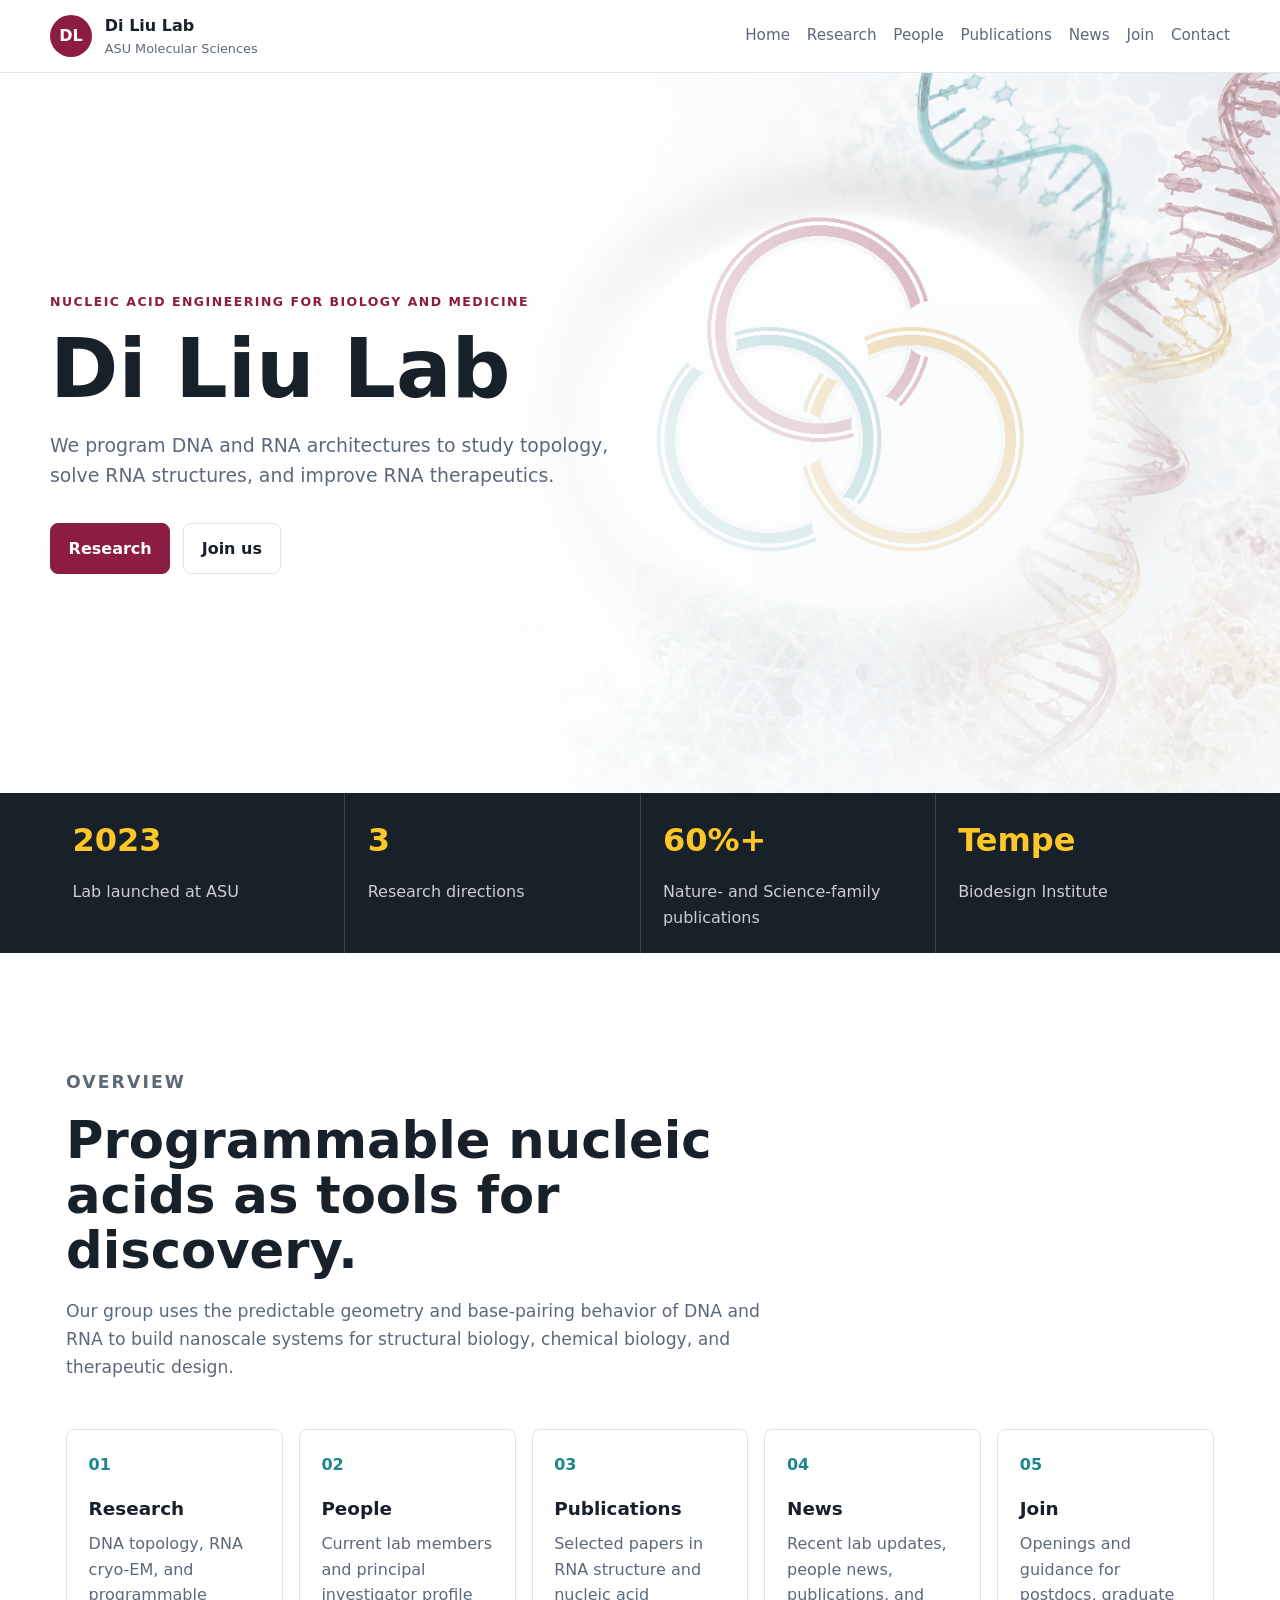
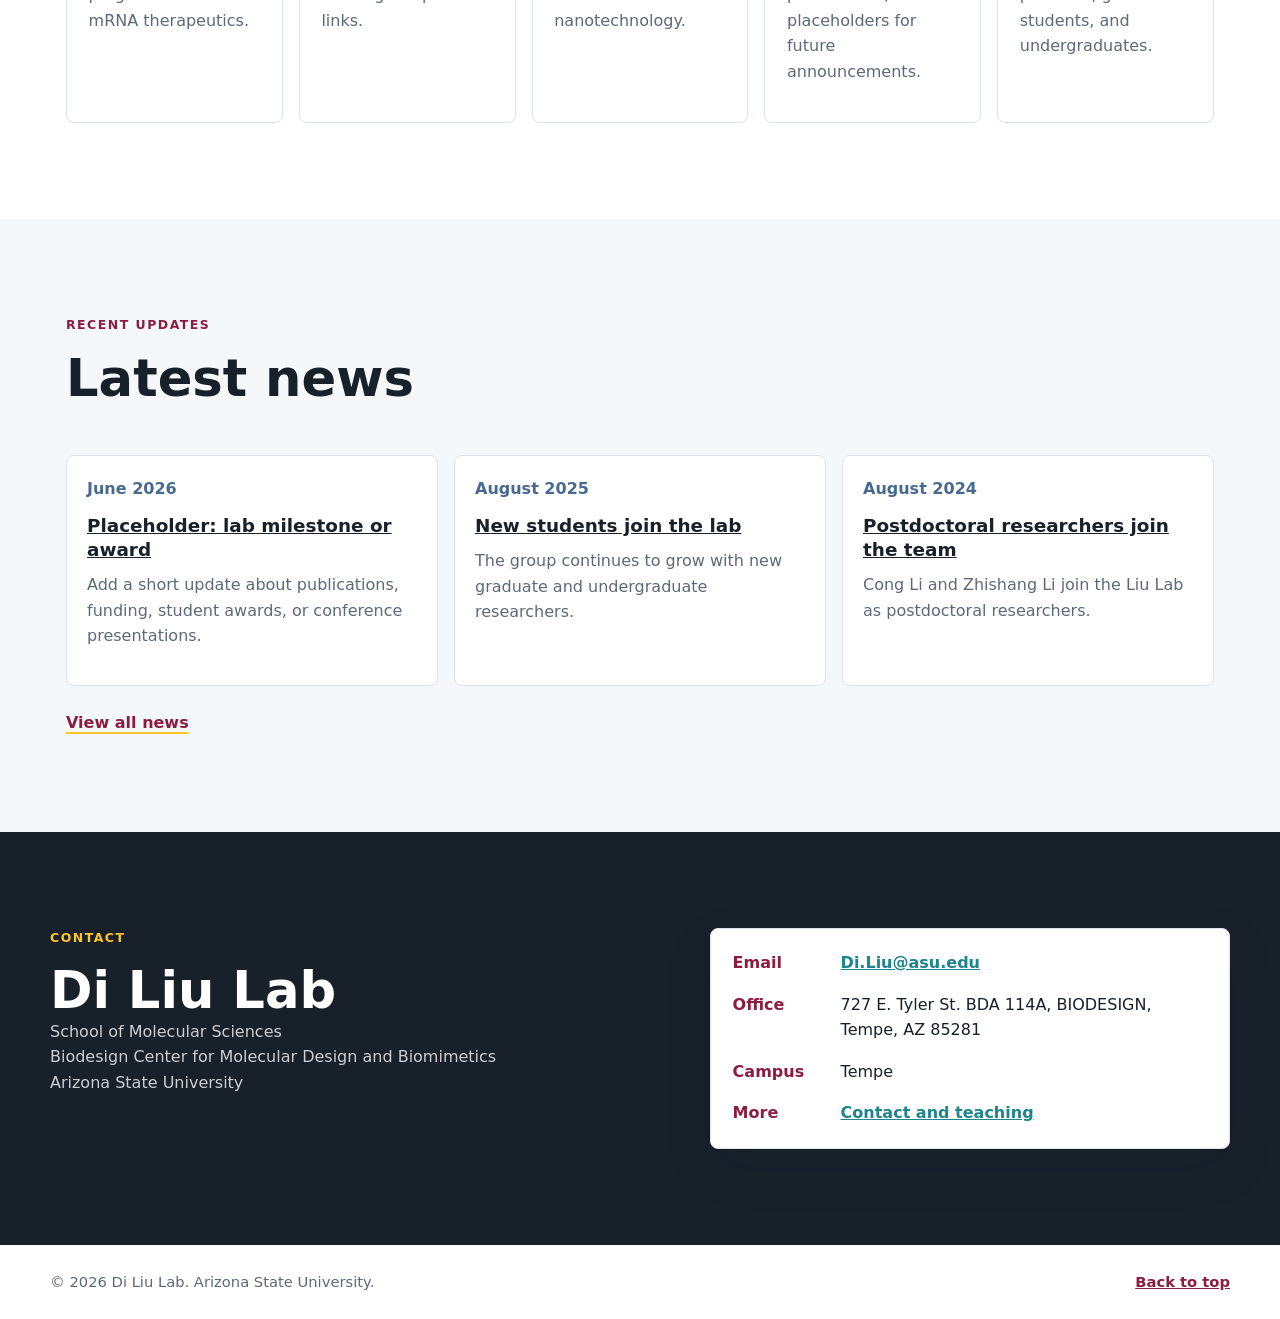
<file: index.html>
<!doctype html>
<html lang="en">
  <head>
    <meta charset="utf-8">
    <meta name="viewport" content="width=device-width, initial-scale=1">
    <title>Di Liu Lab | Nucleic Acid Engineering at ASU</title>
    <meta
      name="description"
      content="The Di Liu Lab at Arizona State University engineers DNA and RNA nanoarchitectures to study topology, solve RNA structures, and improve RNA therapeutics."
    >
    <meta name="theme-color" content="#8c1d40">
    <link rel="icon" href="assets/favicon-v5.svg" type="image/svg+xml">
    <link rel="preload" href="assets/nucleic-acid-hero.png" as="image">
    <link rel="stylesheet" href="styles.css">
  </head>
  <body>
    <a class="skip-link" href="#main">Skip to content</a>

    <header class="site-header" data-header>
      <nav class="nav-shell" aria-label="Primary navigation">
        <a class="brand" href="index.html" aria-label="Di Liu Lab home">
          <span class="brand-mark" aria-hidden="true">DL</span>
          <span>
            <strong>Di Liu Lab</strong>
            <small>ASU Molecular Sciences</small>
          </span>
        </a>
        <button class="nav-toggle" type="button" aria-expanded="false" aria-controls="site-nav">
          <span class="sr-only">Toggle navigation</span>
          <span></span>
          <span></span>
          <span></span>
        </button>
        <div class="nav-links" id="site-nav">
          <a href="index.html">Home</a>
          <a href="research.html">Research</a>
          <a href="people.html">People</a>
          <a href="publications.html">Publications</a>
          <a href="news.html">News</a>
          <a href="opportunities.html">Join</a>
          <a href="contact.html">Contact</a>
        </div>
      </nav>
    </header>

    <main id="main">
      <section class="hero home-hero section-pad" id="top">
        <div class="hero-media" aria-hidden="true">
          <img src="assets/nucleic-acid-hero.png" alt="">
        </div>
        <div class="hero-content">
          <p class="eyebrow">Nucleic acid engineering for biology and medicine</p>
          <h1>Di Liu Lab</h1>
          <p class="hero-copy">
            We program DNA and RNA architectures to study topology, solve RNA
            structures, and improve RNA therapeutics.
          </p>
          <div class="hero-actions" aria-label="Primary actions">
            <a class="button primary" href="research.html">Research</a>
            <a class="button secondary" href="opportunities.html">Join us</a>
          </div>
        </div>
      </section>

      <section class="intro-band" aria-label="Lab snapshot">
        <div class="intro-grid">
          <div>
            <span class="metric">2023</span>
            <p>Lab launched at ASU</p>
          </div>
          <div>
            <span class="metric">3</span>
            <p>Research directions</p>
          </div>
          <div>
            <span class="metric">60%+</span>
            <p>Nature- and Science-family publications</p>
          </div>
          <div>
            <span class="metric">Tempe</span>
            <p>Biodesign Institute</p>
          </div>
        </div>
      </section>

      <section class="section section-pad">
        <div class="section-heading compact-heading">
          <p class="eyebrow">Overview</p>
          <h2>Programmable nucleic acids as tools for discovery.</h2>
          <p>
            Our group uses the predictable geometry and base-pairing behavior of
            DNA and RNA to build nanoscale systems for structural biology,
            chemical biology, and therapeutic design.
          </p>
        </div>
        <div class="link-grid">
          <a class="summary-card" href="research.html">
            <span class="card-index">01</span>
            <h3>Research</h3>
            <p>DNA topology, RNA cryo-EM, and programmable mRNA therapeutics.</p>
          </a>
          <a class="summary-card" href="people.html">
            <span class="card-index">02</span>
            <h3>People</h3>
            <p>Current lab members and principal investigator profile links.</p>
          </a>
          <a class="summary-card" href="publications.html">
            <span class="card-index">03</span>
            <h3>Publications</h3>
            <p>Selected papers in RNA structure and nucleic acid nanotechnology.</p>
          </a>
          <a class="summary-card" href="news.html">
            <span class="card-index">04</span>
            <h3>News</h3>
            <p>Recent lab updates, people news, publications, and placeholders for future announcements.</p>
          </a>
          <a class="summary-card" href="opportunities.html">
            <span class="card-index">05</span>
            <h3>Join</h3>
            <p>Openings and guidance for postdocs, graduate students, and undergraduates.</p>
          </a>
        </div>
      </section>

      <section class="section section-pad tinted">
        <div class="section-heading">
          <p class="eyebrow">Recent updates</p>
          <h2>Latest news</h2>
        </div>
        <div class="news-grid">
          <article>
            <time datetime="2026-06">June 2026</time>
            <h3><a href="news/20260601-placeholder-milestone.html">Placeholder: lab milestone or award</a></h3>
            <p>Add a short update about publications, funding, student awards, or conference presentations.</p>
          </article>
          <article>
            <time datetime="2025-08">August 2025</time>
            <h3><a href="news/20250801-new-students.html">New students join the lab</a></h3>
            <p>The group continues to grow with new graduate and undergraduate researchers.</p>
          </article>
          <article>
            <time datetime="2024-08">August 2024</time>
            <h3><a href="news/20240801-postdocs-join.html">Postdoctoral researchers join the team</a></h3>
            <p>Cong Li and Zhishang Li join the Liu Lab as postdoctoral researchers.</p>
          </article>
        </div>
        <a class="text-link section-link" href="news.html">View all news</a>
      </section>

      <section class="contact-band section-pad">
        <div class="contact-copy">
          <p class="eyebrow">Contact</p>
          <h2>Di Liu Lab</h2>
          <p>
            School of Molecular Sciences<br>
            Biodesign Center for Molecular Design and Biomimetics<br>
            Arizona State University
          </p>
        </div>
        <div class="contact-card">
          <p><strong>Email</strong><a href="mailto:Di.Liu@asu.edu">Di.Liu@asu.edu</a></p>
          <p><strong>Office</strong>727 E. Tyler St. BDA 114A, BIODESIGN, Tempe, AZ 85281</p>
          <p><strong>Campus</strong>Tempe</p>
          <p><strong>More</strong><a href="contact.html">Contact and teaching</a></p>
        </div>
      </section>
    </main>

    <footer class="site-footer">
      <p>&copy; <span data-year></span> Di Liu Lab. Arizona State University.</p>
      <a href="#top">Back to top</a>
    </footer>

    <script src="script.js"></script>
  </body>
</html>
</file>
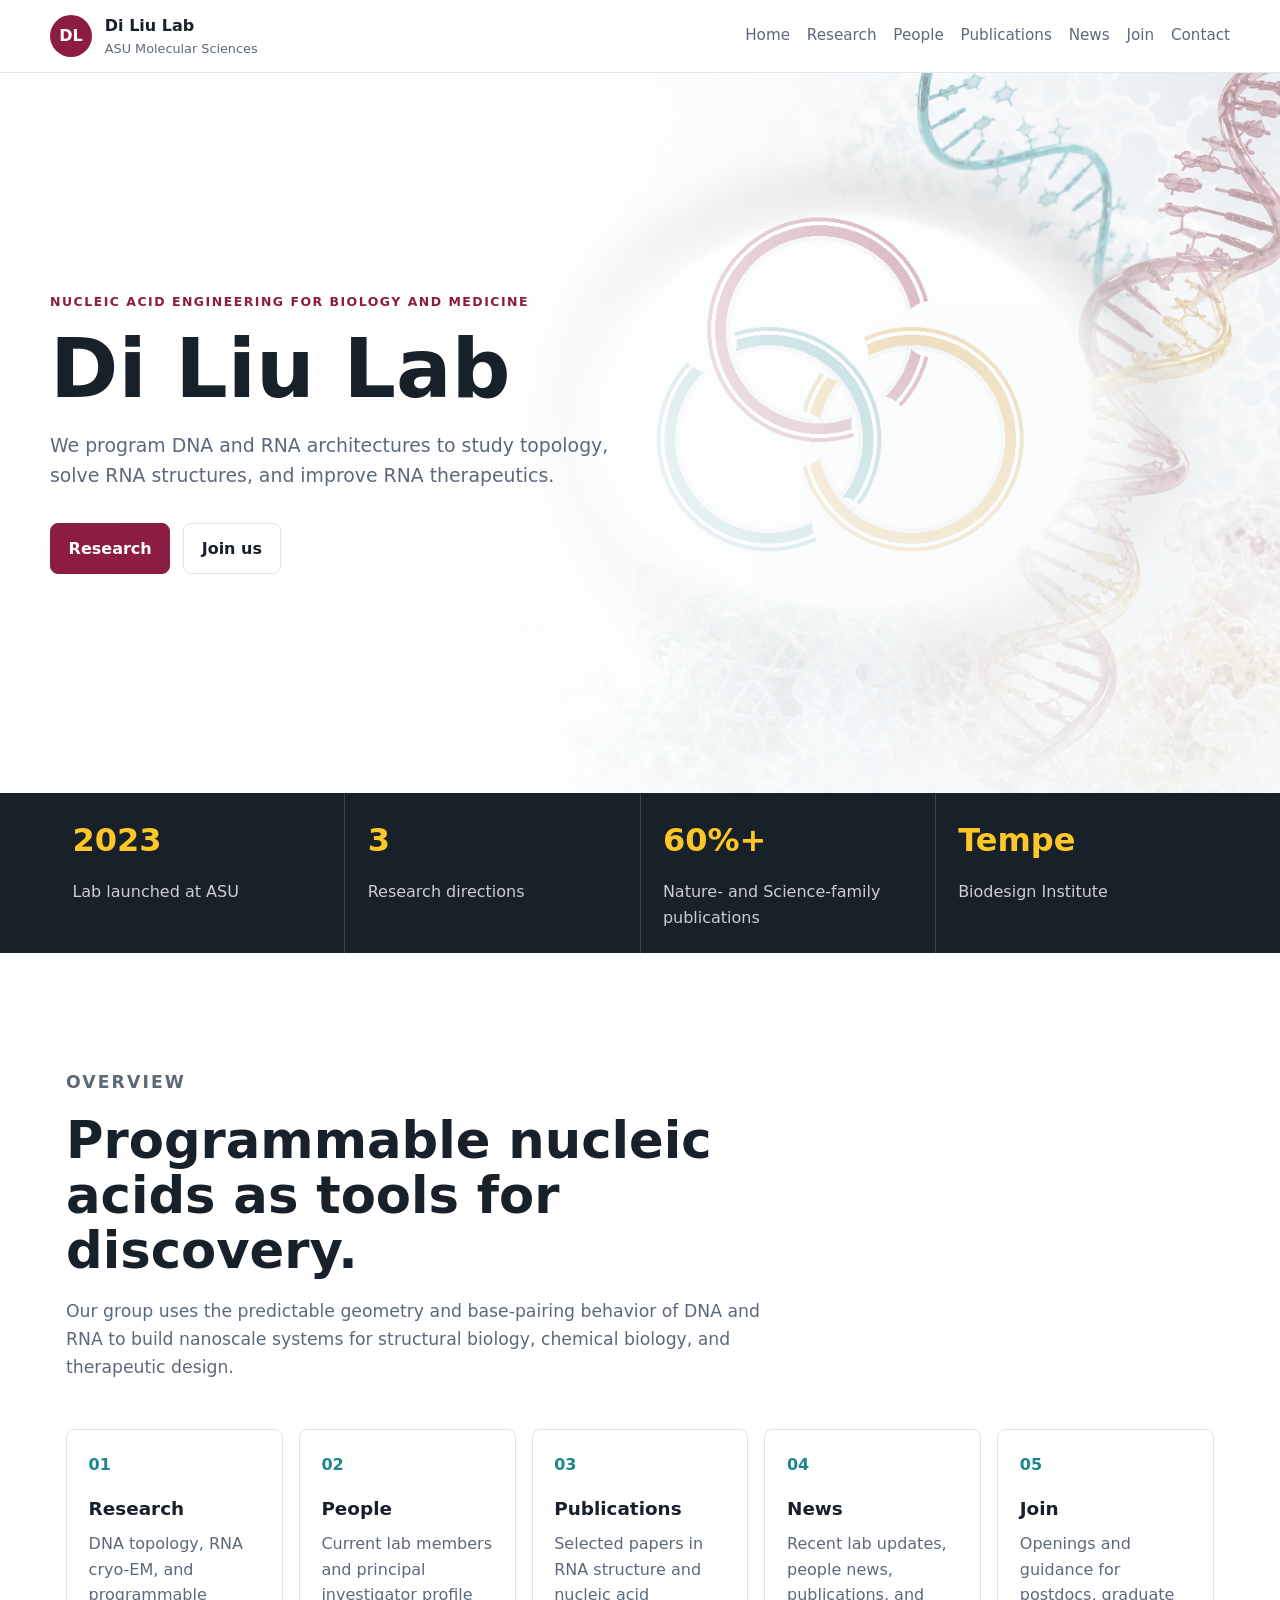
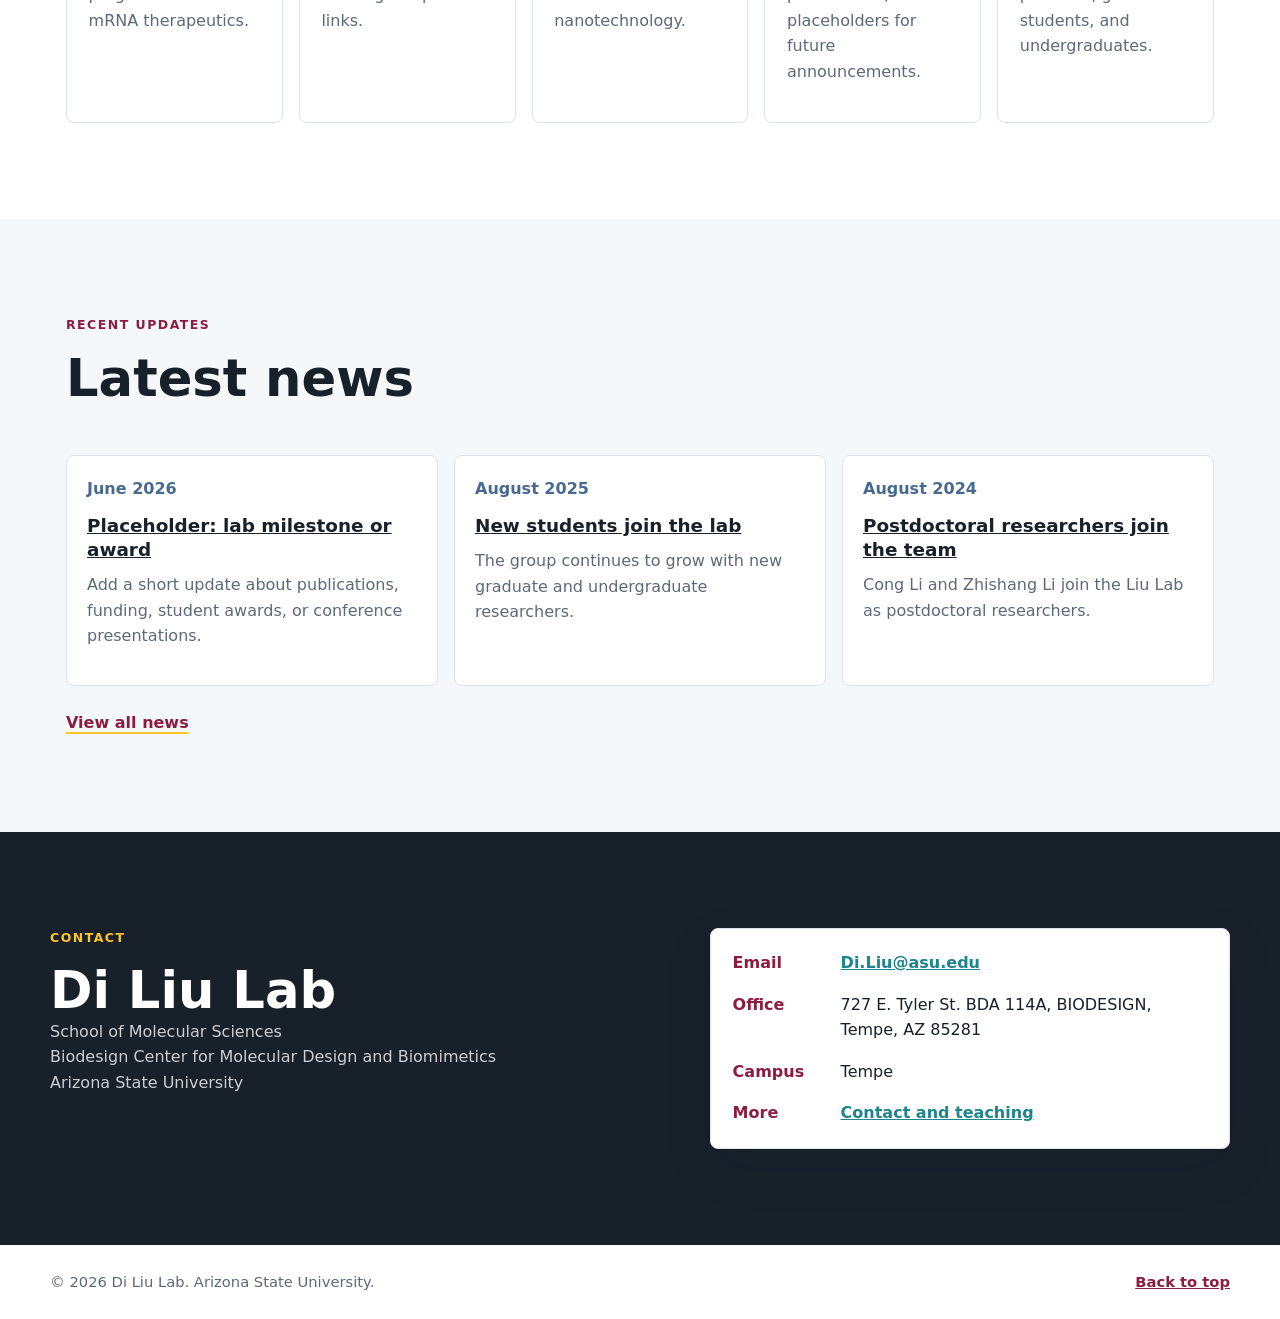
<file: DiLiuLab_site/index.html>
<!doctype html>
<html lang="en">
  <head>
    <meta charset="utf-8">
    <meta name="viewport" content="width=device-width, initial-scale=1">
    <meta http-equiv="refresh" content="0; url=/">
    <link rel="canonical" href="https://diliulab.github.io/">
    <title>Di Liu Lab</title>
    <script>
      window.location.replace("/");
    </script>
  </head>
  <body>
    <p>The Di Liu Lab website has moved to <a href="/">diliulab.github.io</a>.</p>
  </body>
</html>
</file>
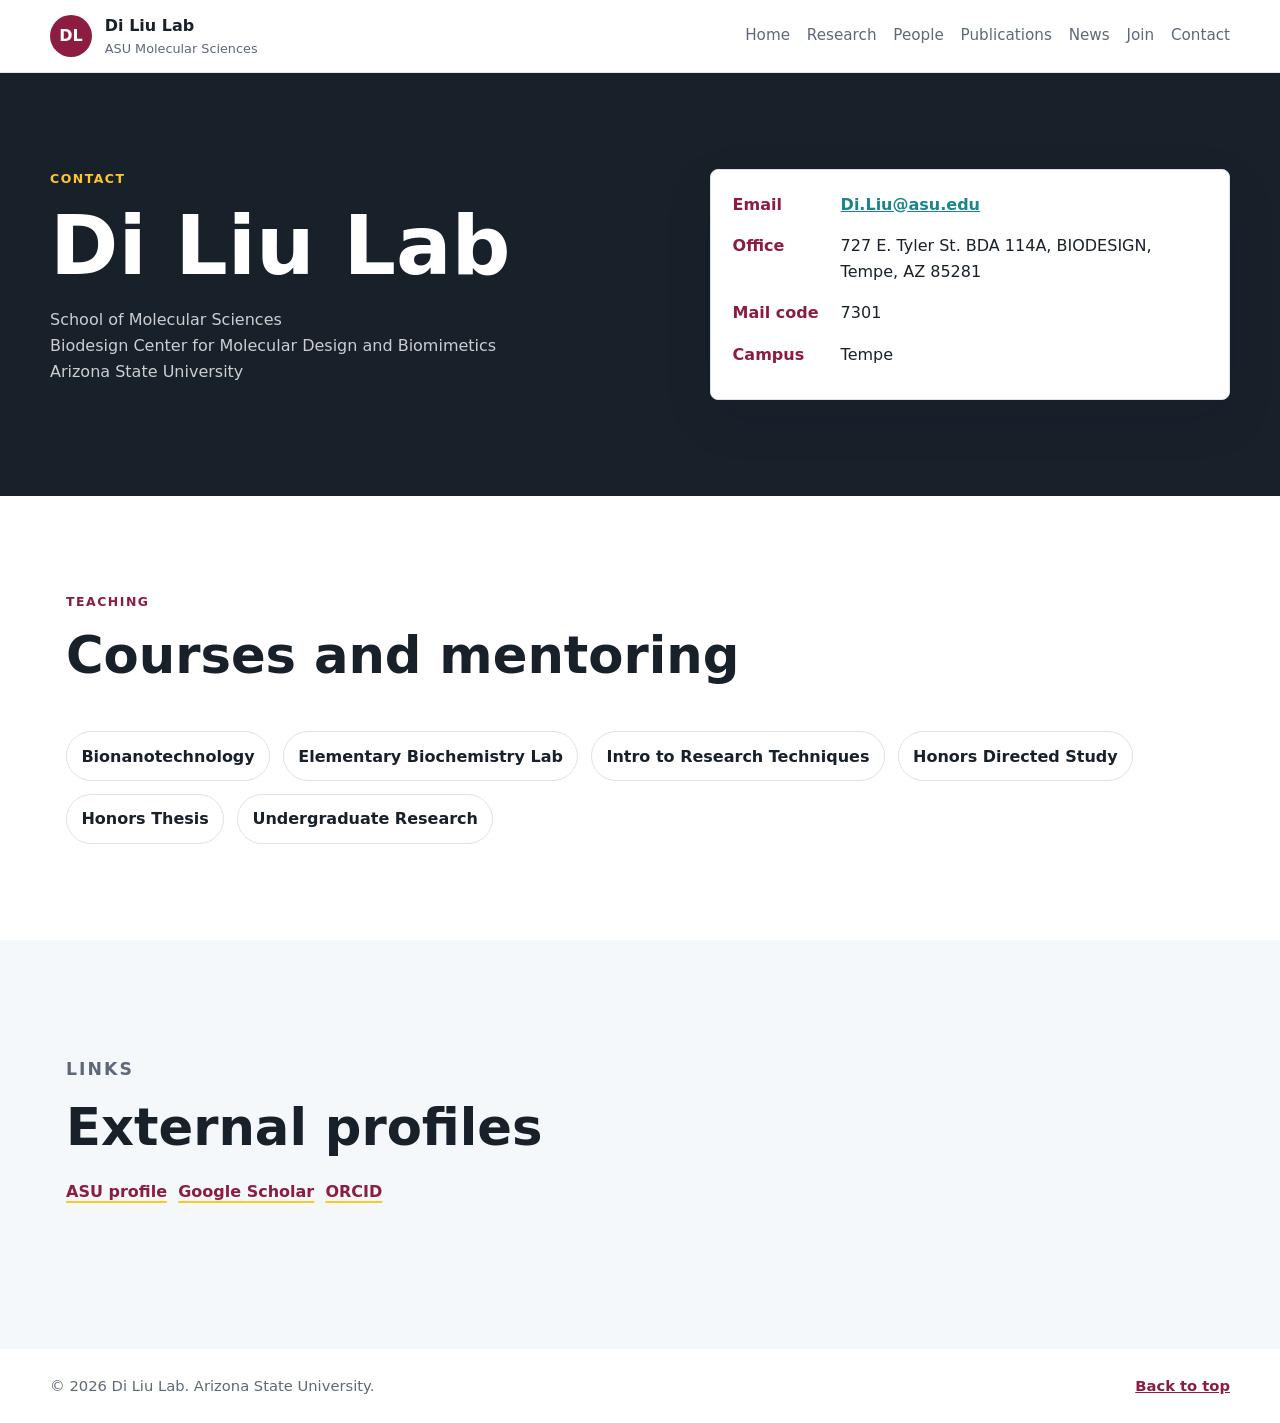
<file: contact.html>
<!doctype html>
<html lang="en">
  <head>
    <meta charset="utf-8">
    <meta name="viewport" content="width=device-width, initial-scale=1">
    <title>Contact | Di Liu Lab</title>
    <meta name="description" content="Contact information and teaching for the Di Liu Lab at Arizona State University.">
    <meta name="theme-color" content="#8c1d40">
    <link rel="icon" href="assets/favicon-v5.svg" type="image/svg+xml">
    <link rel="stylesheet" href="styles.css">
  </head>
  <body>
    <a class="skip-link" href="#main">Skip to content</a>
    <header class="site-header" data-header>
      <nav class="nav-shell" aria-label="Primary navigation">
        <a class="brand" href="index.html" aria-label="Di Liu Lab home">
          <span class="brand-mark" aria-hidden="true">DL</span>
          <span><strong>Di Liu Lab</strong><small>ASU Molecular Sciences</small></span>
        </a>
        <button class="nav-toggle" type="button" aria-expanded="false" aria-controls="site-nav">
          <span class="sr-only">Toggle navigation</span><span></span><span></span><span></span>
        </button>
        <div class="nav-links" id="site-nav">
          <a href="index.html">Home</a>
          <a href="research.html">Research</a>
          <a href="people.html">People</a>
          <a href="publications.html">Publications</a>
          <a href="news.html">News</a>
          <a href="opportunities.html">Join</a>
          <a href="contact.html">Contact</a>
        </div>
      </nav>
    </header>
    <main id="main">
      <section class="contact-band section-pad" id="top">
        <div class="contact-copy">
          <p class="eyebrow">Contact</p>
          <h1>Di Liu Lab</h1>
          <p>
            School of Molecular Sciences<br>
            Biodesign Center for Molecular Design and Biomimetics<br>
            Arizona State University
          </p>
        </div>
        <div class="contact-card">
          <p><strong>Email</strong><a href="mailto:Di.Liu@asu.edu">Di.Liu@asu.edu</a></p>
          <p><strong>Office</strong>727 E. Tyler St. BDA 114A, BIODESIGN, Tempe, AZ 85281</p>
          <p><strong>Mail code</strong>7301</p>
          <p><strong>Campus</strong>Tempe</p>
        </div>
      </section>
      <section class="section section-pad">
        <div class="section-heading">
          <p class="eyebrow">Teaching</p>
          <h2>Courses and mentoring</h2>
        </div>
        <div class="course-list">
          <span>Bionanotechnology</span>
          <span>Elementary Biochemistry Lab</span>
          <span>Intro to Research Techniques</span>
          <span>Honors Directed Study</span>
          <span>Honors Thesis</span>
          <span>Undergraduate Research</span>
        </div>
      </section>
      <section class="section section-pad tinted">
        <div class="section-heading compact-heading">
          <p class="eyebrow">Links</p>
          <h2>External profiles</h2>
          <div class="profile-links roomy-links">
            <a href="https://search.asu.edu/profile/4845837">ASU profile</a>
            <a href="https://scholar.google.com/citations?hl=en&user=jh1ypxQAAAAJ&view_op=list_works">Google Scholar</a>
            <a href="https://orcid.org/0000-0002-0708-7466">ORCID</a>
          </div>
        </div>
      </section>
    </main>
    <footer class="site-footer">
      <p>&copy; <span data-year></span> Di Liu Lab. Arizona State University.</p>
      <a href="#top">Back to top</a>
    </footer>
    <script src="script.js"></script>
  </body>
</html>
</file>
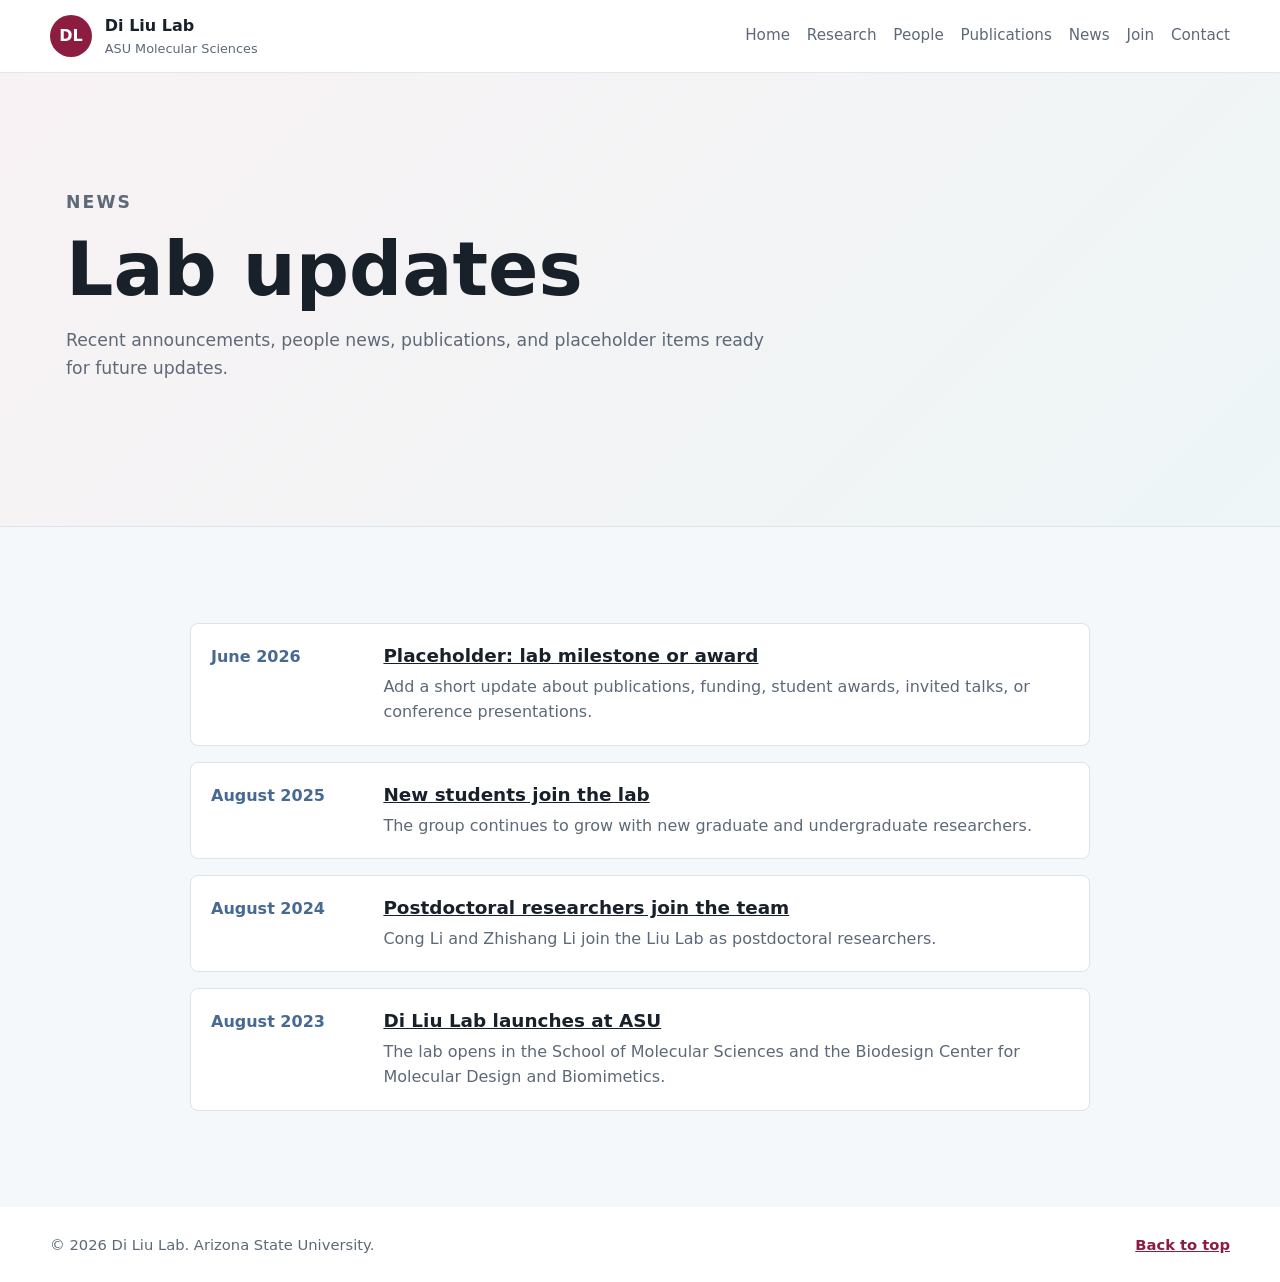
<file: news.html>
<!doctype html>
<html lang="en">
  <head>
    <meta charset="utf-8">
    <meta name="viewport" content="width=device-width, initial-scale=1">
    <title>News | Di Liu Lab</title>
    <meta name="description" content="Recent news and updates from the Di Liu Lab at Arizona State University.">
    <meta name="theme-color" content="#8c1d40">
    <link rel="icon" href="assets/favicon-v5.svg" type="image/svg+xml">
    <link rel="stylesheet" href="styles.css">
  </head>
  <body>
    <a class="skip-link" href="#main">Skip to content</a>
    <header class="site-header" data-header>
      <nav class="nav-shell" aria-label="Primary navigation">
        <a class="brand" href="index.html" aria-label="Di Liu Lab home">
          <span class="brand-mark" aria-hidden="true">DL</span>
          <span><strong>Di Liu Lab</strong><small>ASU Molecular Sciences</small></span>
        </a>
        <button class="nav-toggle" type="button" aria-expanded="false" aria-controls="site-nav">
          <span class="sr-only">Toggle navigation</span><span></span><span></span><span></span>
        </button>
        <div class="nav-links" id="site-nav">
          <a href="index.html">Home</a>
          <a href="research.html">Research</a>
          <a href="people.html">People</a>
          <a href="publications.html">Publications</a>
          <a href="news.html">News</a>
          <a href="opportunities.html">Join</a>
          <a href="contact.html">Contact</a>
        </div>
      </nav>
    </header>
    <main id="main">
      <section class="page-hero section-pad" id="top">
        <div class="section-heading compact-heading">
          <p class="eyebrow">News</p>
          <h1>Lab updates</h1>
          <p>Recent announcements, people news, publications, and placeholder items ready for future updates.</p>
        </div>
      </section>
      <section class="section section-pad tinted">
        <div class="news-list">
          <article>
            <time datetime="2026-06">June 2026</time>
            <div>
              <h3><a href="news/20260601-placeholder-milestone.html">Placeholder: lab milestone or award</a></h3>
              <p>Add a short update about publications, funding, student awards, invited talks, or conference presentations.</p>
            </div>
          </article>
          <article>
            <time datetime="2025-08">August 2025</time>
            <div>
              <h3><a href="news/20250801-new-students.html">New students join the lab</a></h3>
              <p>The group continues to grow with new graduate and undergraduate researchers.</p>
            </div>
          </article>
          <article>
            <time datetime="2024-08">August 2024</time>
            <div>
              <h3><a href="news/20240801-postdocs-join.html">Postdoctoral researchers join the team</a></h3>
              <p>Cong Li and Zhishang Li join the Liu Lab as postdoctoral researchers.</p>
            </div>
          </article>
          <article>
            <time datetime="2023-08">August 2023</time>
            <div>
              <h3><a href="news/20230801-lab-launch.html">Di Liu Lab launches at ASU</a></h3>
              <p>The lab opens in the School of Molecular Sciences and the Biodesign Center for Molecular Design and Biomimetics.</p>
            </div>
          </article>
        </div>
      </section>
    </main>
    <footer class="site-footer">
      <p>&copy; <span data-year></span> Di Liu Lab. Arizona State University.</p>
      <a href="#top">Back to top</a>
    </footer>
    <script src="script.js"></script>
  </body>
</html>
</file>
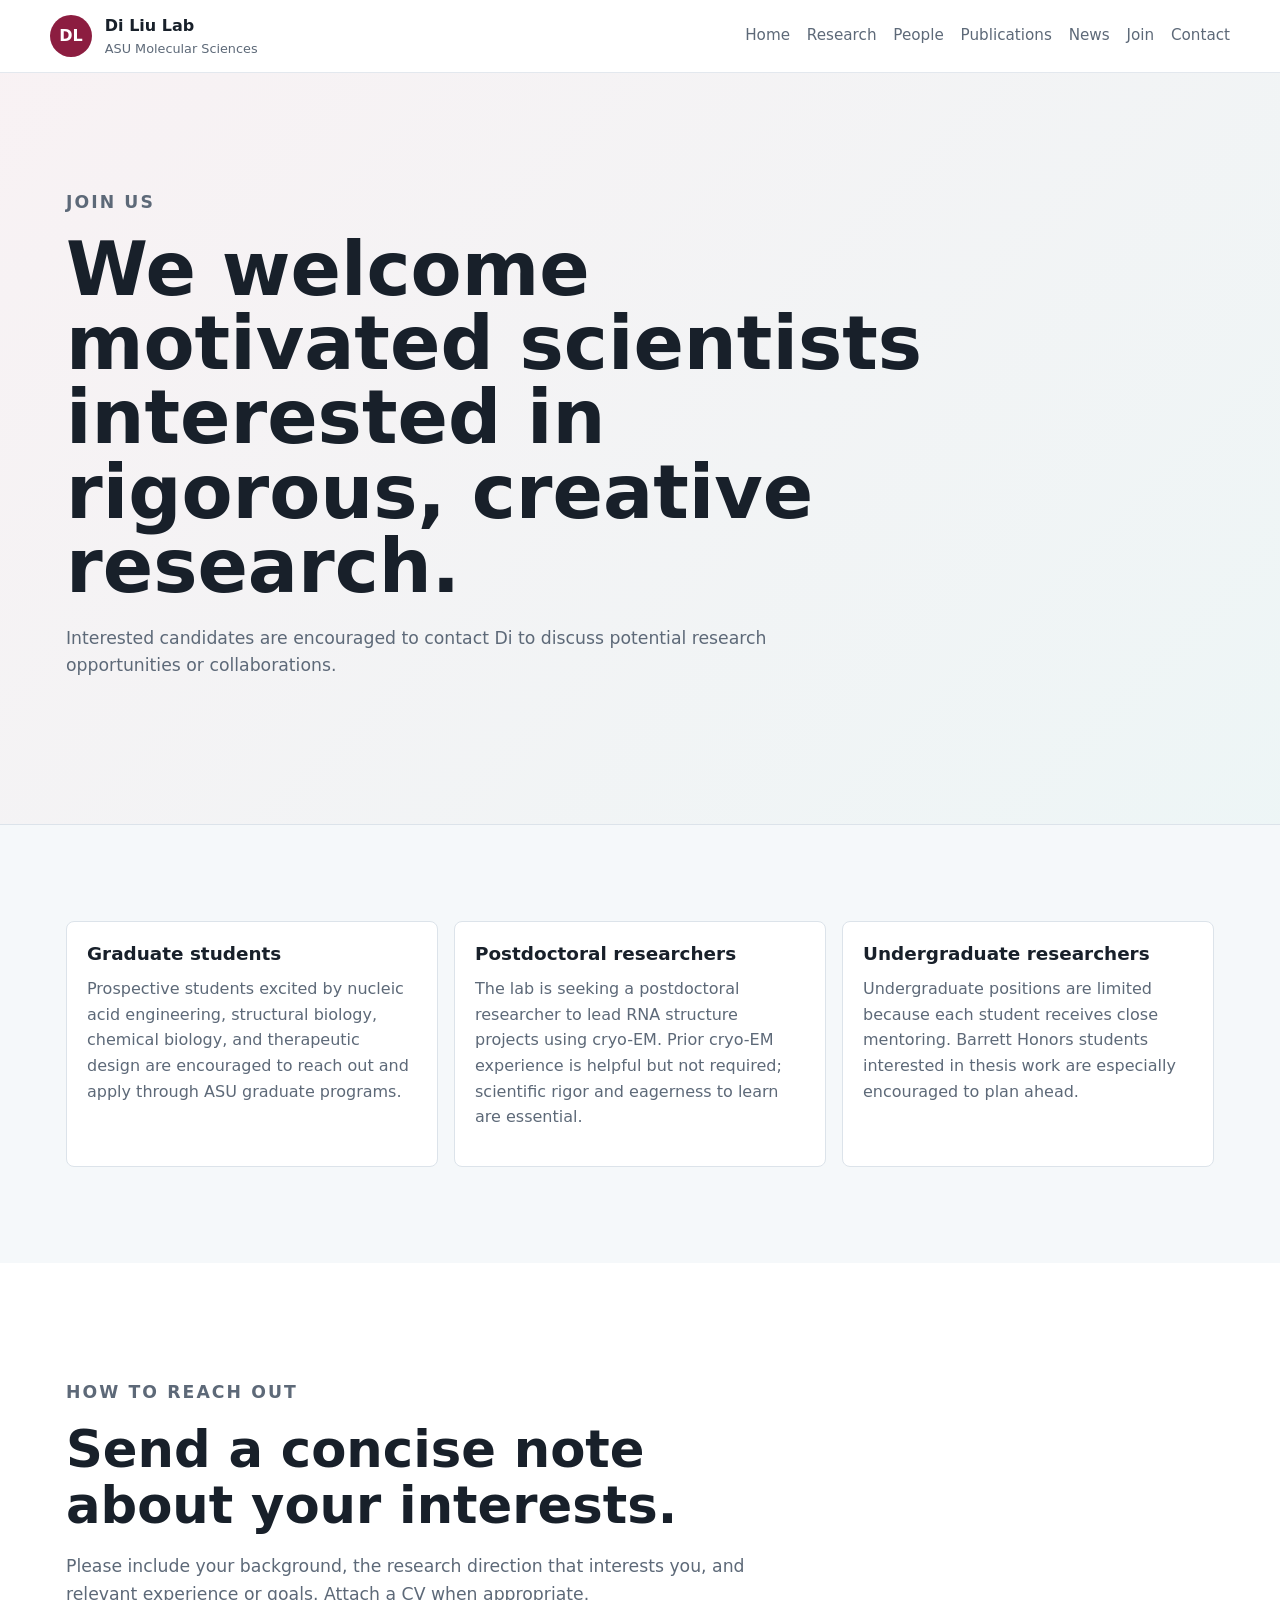
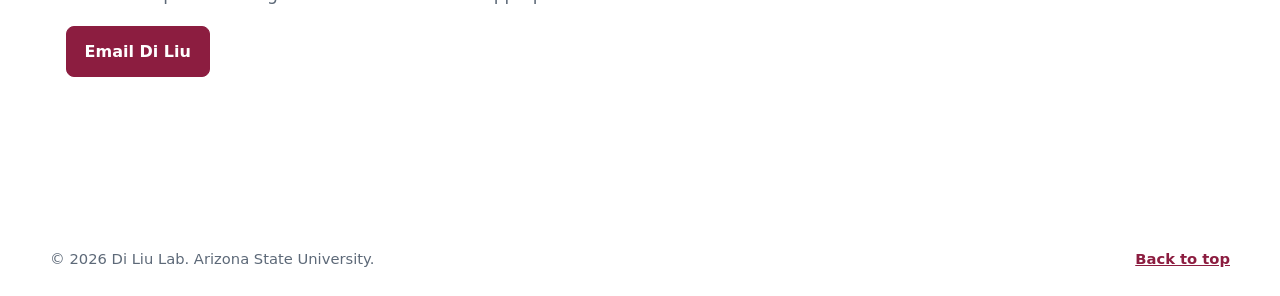
<file: opportunities.html>
<!doctype html>
<html lang="en">
  <head>
    <meta charset="utf-8">
    <meta name="viewport" content="width=device-width, initial-scale=1">
    <title>Join | Di Liu Lab</title>
    <meta name="description" content="Openings and research opportunities in the Di Liu Lab.">
    <meta name="theme-color" content="#8c1d40">
    <link rel="icon" href="assets/favicon-v5.svg" type="image/svg+xml">
    <link rel="stylesheet" href="styles.css">
  </head>
  <body>
    <a class="skip-link" href="#main">Skip to content</a>
    <header class="site-header" data-header>
      <nav class="nav-shell" aria-label="Primary navigation">
        <a class="brand" href="index.html" aria-label="Di Liu Lab home">
          <span class="brand-mark" aria-hidden="true">DL</span>
          <span><strong>Di Liu Lab</strong><small>ASU Molecular Sciences</small></span>
        </a>
        <button class="nav-toggle" type="button" aria-expanded="false" aria-controls="site-nav">
          <span class="sr-only">Toggle navigation</span><span></span><span></span><span></span>
        </button>
        <div class="nav-links" id="site-nav">
          <a href="index.html">Home</a>
          <a href="research.html">Research</a>
          <a href="people.html">People</a>
          <a href="publications.html">Publications</a>
          <a href="news.html">News</a>
          <a href="opportunities.html">Join</a>
          <a href="contact.html">Contact</a>
        </div>
      </nav>
    </header>
    <main id="main">
      <section class="page-hero section-pad" id="top">
        <div class="section-heading compact-heading">
          <p class="eyebrow">Join us</p>
          <h1>We welcome motivated scientists interested in rigorous, creative research.</h1>
          <p>
            Interested candidates are encouraged to contact Di to discuss potential
            research opportunities or collaborations.
          </p>
        </div>
      </section>
      <section class="section section-pad tinted">
        <div class="join-grid">
          <article>
            <h3>Graduate students</h3>
            <p>
              Prospective students excited by nucleic acid engineering, structural
              biology, chemical biology, and therapeutic design are encouraged to
              reach out and apply through ASU graduate programs.
            </p>
          </article>
          <article>
            <h3>Postdoctoral researchers</h3>
            <p>
              The lab is seeking a postdoctoral researcher to lead RNA structure
              projects using cryo-EM. Prior cryo-EM experience is helpful but not
              required; scientific rigor and eagerness to learn are essential.
            </p>
          </article>
          <article>
            <h3>Undergraduate researchers</h3>
            <p>
              Undergraduate positions are limited because each student receives
              close mentoring. Barrett Honors students interested in thesis work
              are especially encouraged to plan ahead.
            </p>
          </article>
        </div>
      </section>
      <section class="section section-pad">
        <div class="section-heading compact-heading">
          <p class="eyebrow">How to reach out</p>
          <h2>Send a concise note about your interests.</h2>
          <p>
            Please include your background, the research direction that interests
            you, and relevant experience or goals. Attach a CV when appropriate.
          </p>
          <a class="button primary" href="mailto:Di.Liu@asu.edu">Email Di Liu</a>
        </div>
      </section>
    </main>
    <footer class="site-footer">
      <p>&copy; <span data-year></span> Di Liu Lab. Arizona State University.</p>
      <a href="#top">Back to top</a>
    </footer>
    <script src="script.js"></script>
  </body>
</html>
</file>
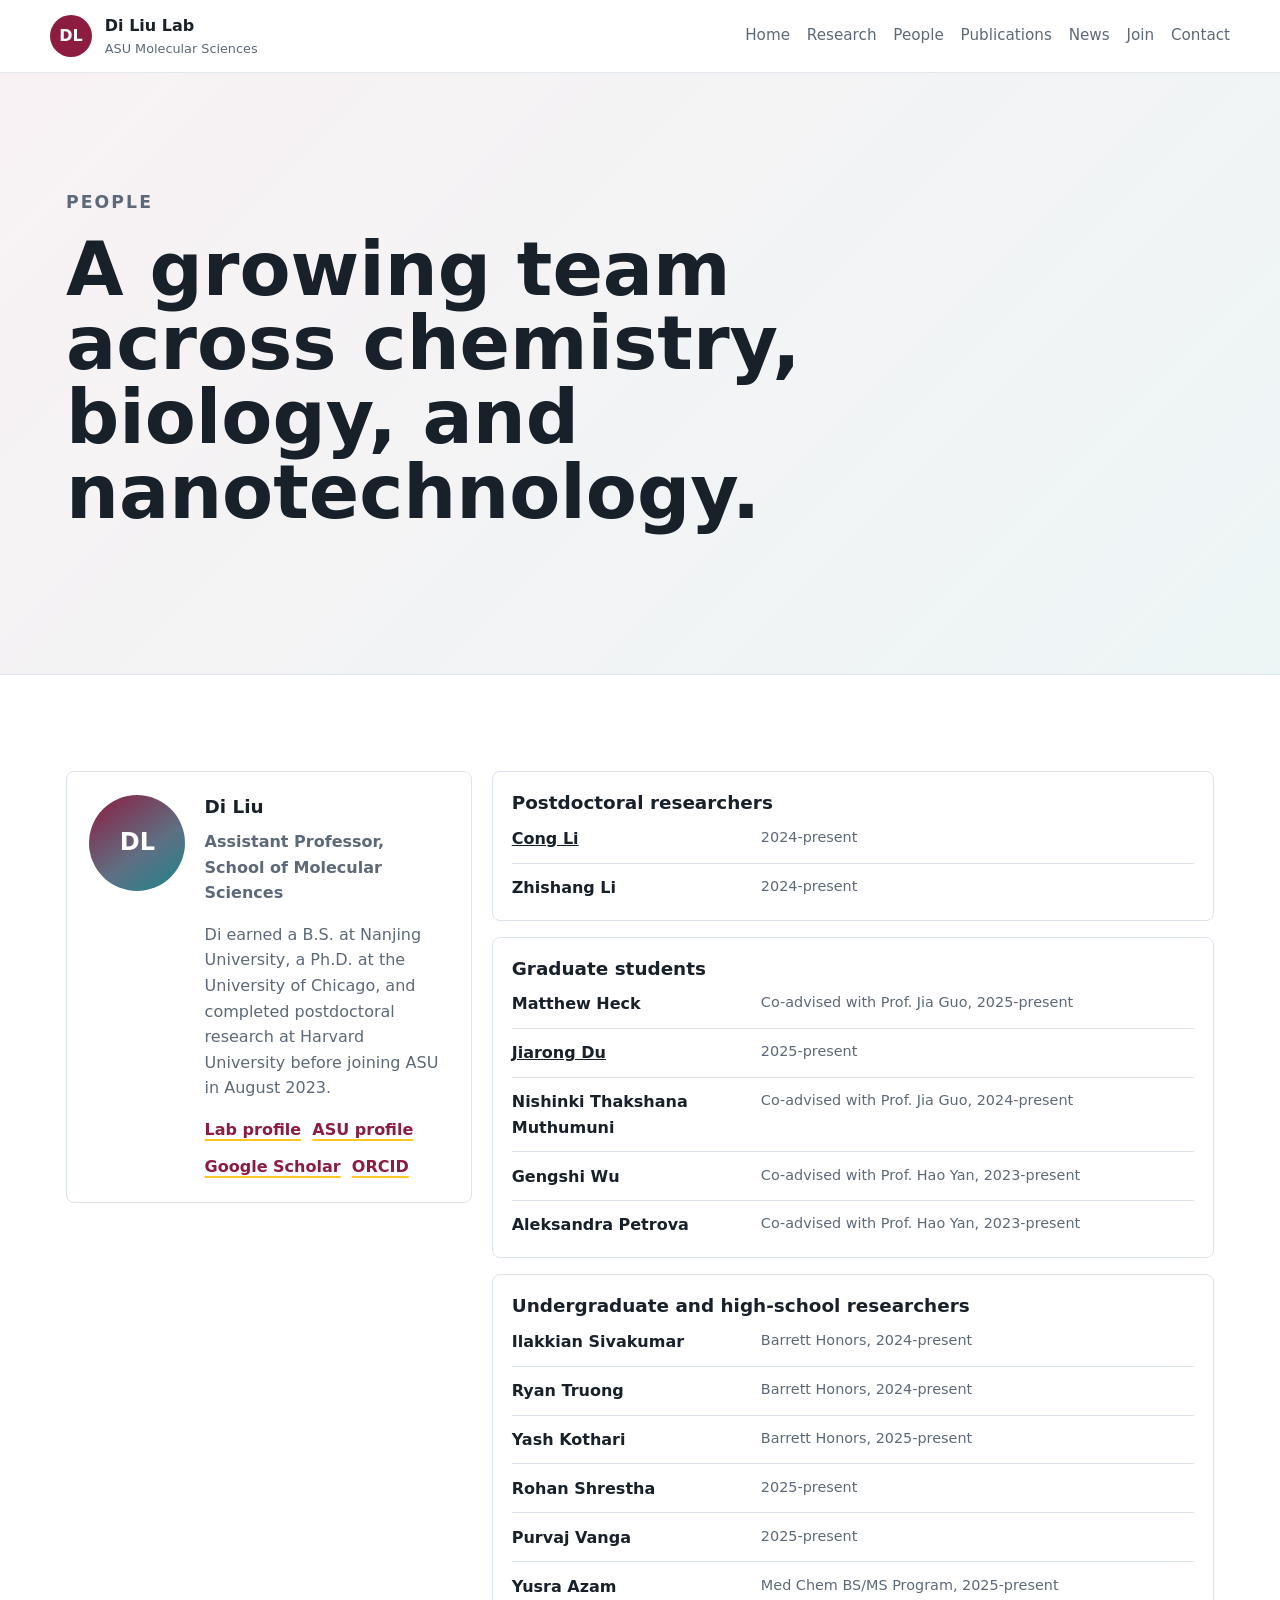
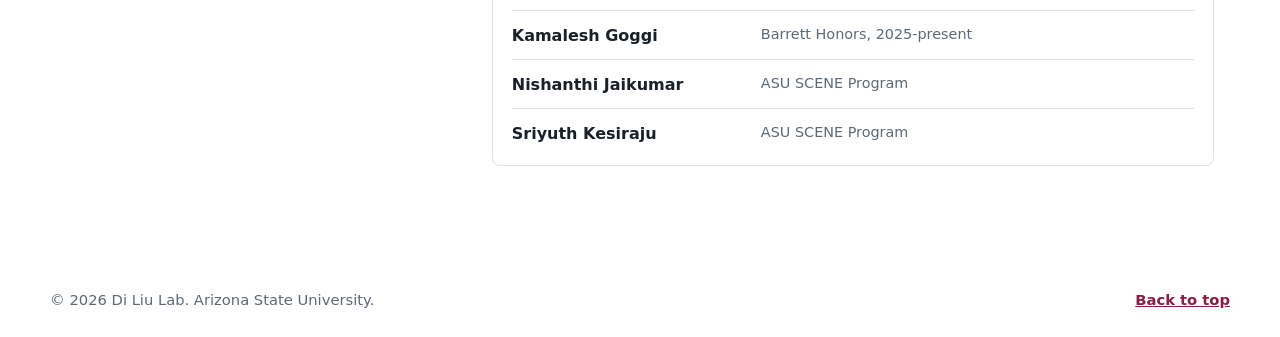
<file: people.html>
<!doctype html>
<html lang="en">
  <head>
    <meta charset="utf-8">
    <meta name="viewport" content="width=device-width, initial-scale=1">
    <title>People | Di Liu Lab</title>
    <meta name="description" content="People in the Di Liu Lab at Arizona State University.">
    <meta name="theme-color" content="#8c1d40">
    <link rel="icon" href="assets/favicon-v5.svg" type="image/svg+xml">
    <link rel="stylesheet" href="styles.css">
  </head>
  <body>
    <a class="skip-link" href="#main">Skip to content</a>
    <header class="site-header" data-header>
      <nav class="nav-shell" aria-label="Primary navigation">
        <a class="brand" href="index.html" aria-label="Di Liu Lab home">
          <span class="brand-mark" aria-hidden="true">DL</span>
          <span><strong>Di Liu Lab</strong><small>ASU Molecular Sciences</small></span>
        </a>
        <button class="nav-toggle" type="button" aria-expanded="false" aria-controls="site-nav">
          <span class="sr-only">Toggle navigation</span><span></span><span></span><span></span>
        </button>
        <div class="nav-links" id="site-nav">
          <a href="index.html">Home</a>
          <a href="research.html">Research</a>
          <a href="people.html">People</a>
          <a href="publications.html">Publications</a>
          <a href="news.html">News</a>
          <a href="opportunities.html">Join</a>
          <a href="contact.html">Contact</a>
        </div>
      </nav>
    </header>
    <main id="main">
      <section class="page-hero section-pad" id="top">
        <div class="section-heading compact-heading">
          <p class="eyebrow">People</p>
          <h1>A growing team across chemistry, biology, and nanotechnology.</h1>
        </div>
      </section>
      <section class="section section-pad">
        <div class="team-layout">
          <article class="pi-panel">
            <div class="avatar-placeholder" aria-hidden="true">DL</div>
            <div>
              <h3>Di Liu</h3>
              <p class="role">Assistant Professor, School of Molecular Sciences</p>
              <p>
                Di earned a B.S. at Nanjing University, a Ph.D. at the University
                of Chicago, and completed postdoctoral research at Harvard
                University before joining ASU in August 2023.
              </p>
              <div class="profile-links">
                <a href="people/di-liu.html">Lab profile</a>
                <a href="https://search.asu.edu/profile/4845837">ASU profile</a>
                <a href="https://scholar.google.com/citations?hl=en&user=jh1ypxQAAAAJ&view_op=list_works">Google Scholar</a>
                <a href="https://orcid.org/0000-0002-0708-7466">ORCID</a>
              </div>
            </div>
          </article>
          <div class="people-groups">
            <article>
              <h3>Postdoctoral researchers</h3>
              <ul class="people-list">
                <li><span><a href="people/example-member.html">Cong Li</a></span><small>2024-present</small></li>
                <li><span>Zhishang Li</span><small>2024-present</small></li>
              </ul>
            </article>
            <article>
              <h3>Graduate students</h3>
              <ul class="people-list">
                <li><span>Matthew Heck</span><small>Co-advised with Prof. Jia Guo, 2025-present</small></li>
                <li><span><a href="people/jiarong-du.html">Jiarong Du</a></span><small>2025-present</small></li>
                <li><span>Nishinki Thakshana Muthumuni</span><small>Co-advised with Prof. Jia Guo, 2024-present</small></li>
                <li><span>Gengshi Wu</span><small>Co-advised with Prof. Hao Yan, 2023-present</small></li>
                <li><span>Aleksandra Petrova</span><small>Co-advised with Prof. Hao Yan, 2023-present</small></li>
              </ul>
            </article>
            <article>
              <h3>Undergraduate and high-school researchers</h3>
              <ul class="people-list">
                <li><span>Ilakkian Sivakumar</span><small>Barrett Honors, 2024-present</small></li>
                <li><span>Ryan Truong</span><small>Barrett Honors, 2024-present</small></li>
                <li><span>Yash Kothari</span><small>Barrett Honors, 2025-present</small></li>
                <li><span>Rohan Shrestha</span><small>2025-present</small></li>
                <li><span>Purvaj Vanga</span><small>2025-present</small></li>
                <li><span>Yusra Azam</span><small>Med Chem BS/MS Program, 2025-present</small></li>
                <li><span>Kamalesh Goggi</span><small>Barrett Honors, 2025-present</small></li>
                <li><span>Nishanthi Jaikumar</span><small>ASU SCENE Program</small></li>
                <li><span>Sriyuth Kesiraju</span><small>ASU SCENE Program</small></li>
              </ul>
            </article>
          </div>
        </div>
      </section>
    </main>
    <footer class="site-footer">
      <p>&copy; <span data-year></span> Di Liu Lab. Arizona State University.</p>
      <a href="#top">Back to top</a>
    </footer>
    <script src="script.js"></script>
  </body>
</html>
</file>
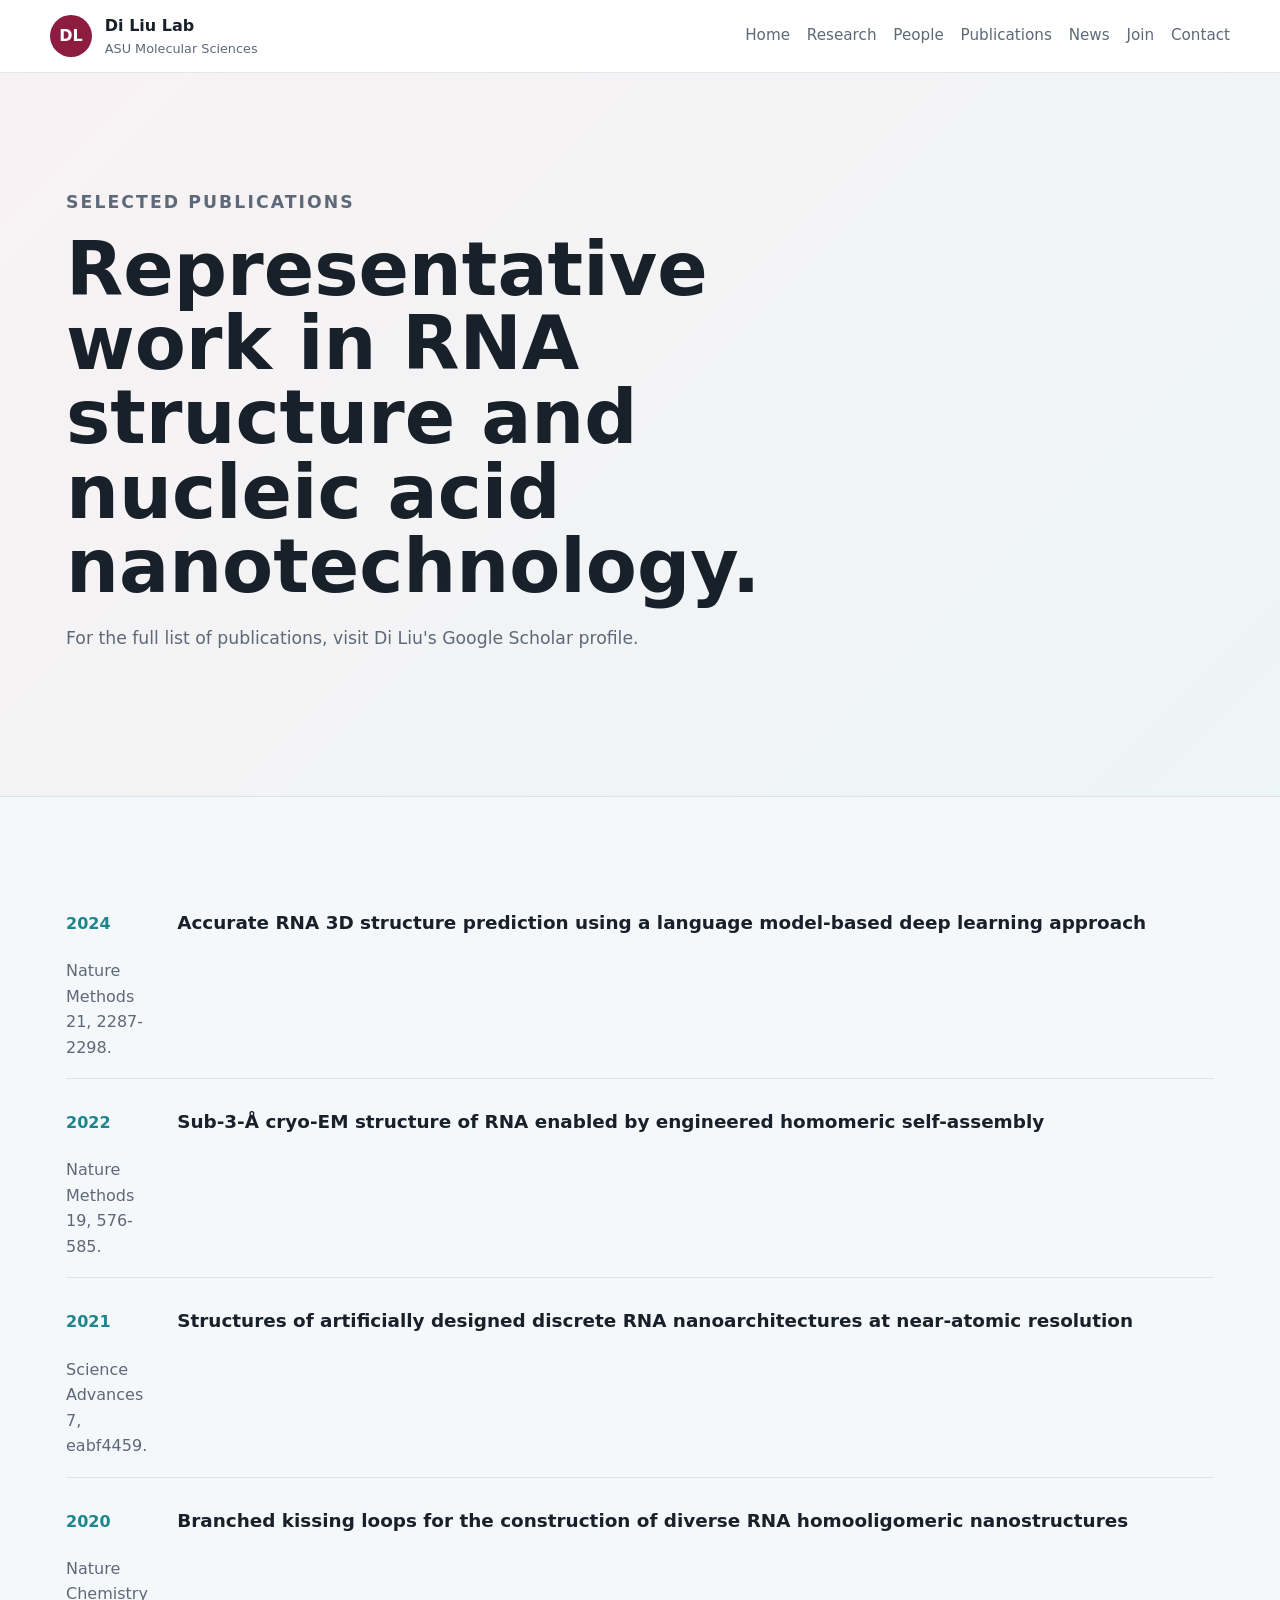
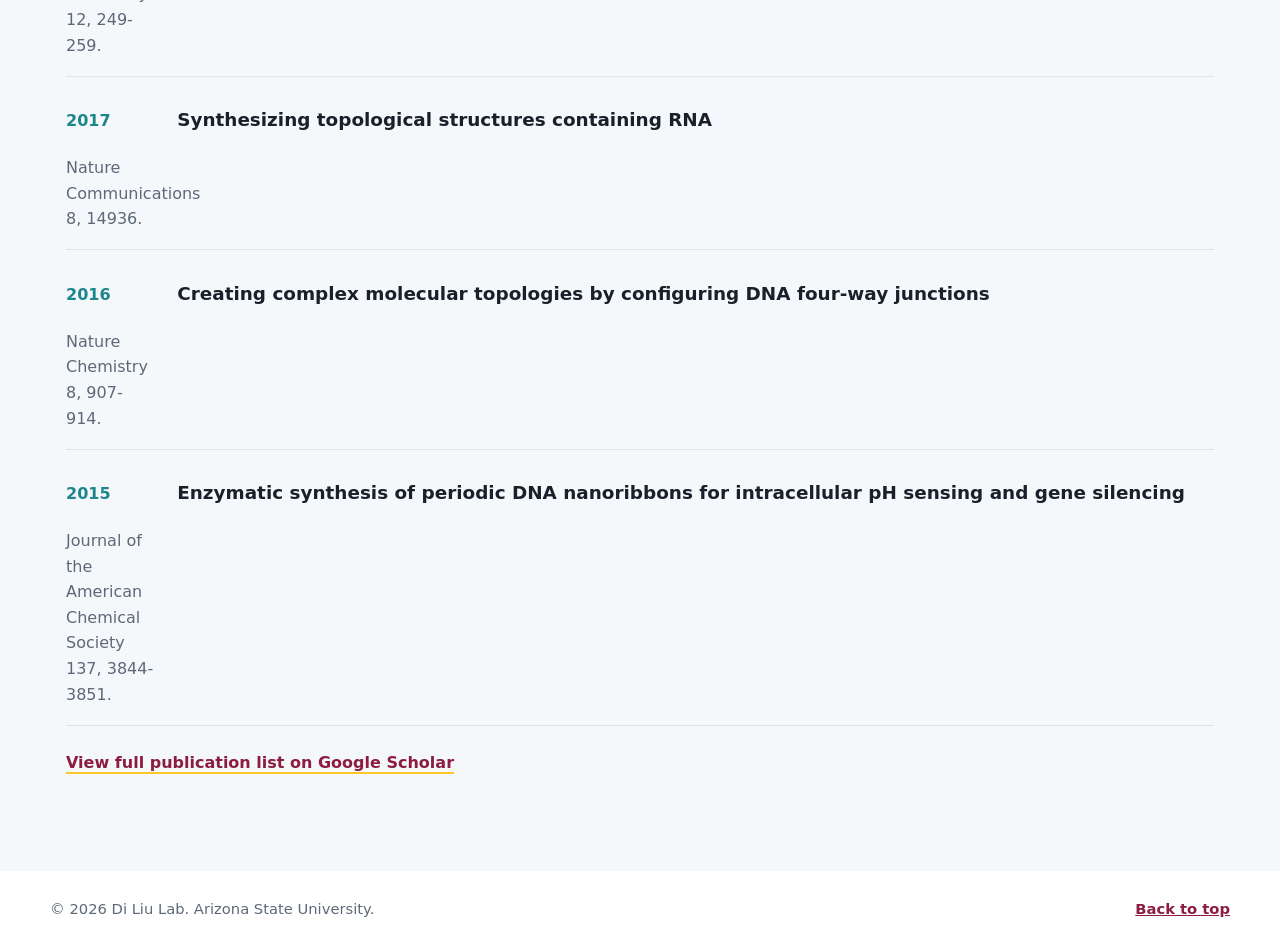
<file: publications.html>
<!doctype html>
<html lang="en">
  <head>
    <meta charset="utf-8">
    <meta name="viewport" content="width=device-width, initial-scale=1">
    <title>Publications | Di Liu Lab</title>
    <meta name="description" content="Selected publications from the Di Liu Lab and related nucleic acid nanotechnology research.">
    <meta name="theme-color" content="#8c1d40">
    <link rel="icon" href="assets/favicon-v5.svg" type="image/svg+xml">
    <link rel="stylesheet" href="styles.css">
  </head>
  <body>
    <a class="skip-link" href="#main">Skip to content</a>
    <header class="site-header" data-header>
      <nav class="nav-shell" aria-label="Primary navigation">
        <a class="brand" href="index.html" aria-label="Di Liu Lab home">
          <span class="brand-mark" aria-hidden="true">DL</span>
          <span><strong>Di Liu Lab</strong><small>ASU Molecular Sciences</small></span>
        </a>
        <button class="nav-toggle" type="button" aria-expanded="false" aria-controls="site-nav">
          <span class="sr-only">Toggle navigation</span><span></span><span></span><span></span>
        </button>
        <div class="nav-links" id="site-nav">
          <a href="index.html">Home</a>
          <a href="research.html">Research</a>
          <a href="people.html">People</a>
          <a href="publications.html">Publications</a>
          <a href="news.html">News</a>
          <a href="opportunities.html">Join</a>
          <a href="contact.html">Contact</a>
        </div>
      </nav>
    </header>
    <main id="main">
      <section class="page-hero section-pad" id="top">
        <div class="section-heading compact-heading">
          <p class="eyebrow">Selected publications</p>
          <h1>Representative work in RNA structure and nucleic acid nanotechnology.</h1>
          <p>For the full list of publications, visit Di Liu's Google Scholar profile.</p>
        </div>
      </section>
      <section class="section section-pad tinted">
        <div class="publication-list">
          <article>
            <span>2024</span>
            <h3>Accurate RNA 3D structure prediction using a language model-based deep learning approach</h3>
            <p>Nature Methods 21, 2287-2298.</p>
          </article>
          <article>
            <span>2022</span>
            <h3>Sub-3-&Aring; cryo-EM structure of RNA enabled by engineered homomeric self-assembly</h3>
            <p>Nature Methods 19, 576-585.</p>
          </article>
          <article>
            <span>2021</span>
            <h3>Structures of artificially designed discrete RNA nanoarchitectures at near-atomic resolution</h3>
            <p>Science Advances 7, eabf4459.</p>
          </article>
          <article>
            <span>2020</span>
            <h3>Branched kissing loops for the construction of diverse RNA homooligomeric nanostructures</h3>
            <p>Nature Chemistry 12, 249-259.</p>
          </article>
          <article>
            <span>2017</span>
            <h3>Synthesizing topological structures containing RNA</h3>
            <p>Nature Communications 8, 14936.</p>
          </article>
          <article>
            <span>2016</span>
            <h3>Creating complex molecular topologies by configuring DNA four-way junctions</h3>
            <p>Nature Chemistry 8, 907-914.</p>
          </article>
          <article>
            <span>2015</span>
            <h3>Enzymatic synthesis of periodic DNA nanoribbons for intracellular pH sensing and gene silencing</h3>
            <p>Journal of the American Chemical Society 137, 3844-3851.</p>
          </article>
        </div>
        <a class="text-link" href="https://scholar.google.com/citations?hl=en&user=jh1ypxQAAAAJ&view_op=list_works">
          View full publication list on Google Scholar
        </a>
      </section>
    </main>
    <footer class="site-footer">
      <p>&copy; <span data-year></span> Di Liu Lab. Arizona State University.</p>
      <a href="#top">Back to top</a>
    </footer>
    <script src="script.js"></script>
  </body>
</html>
</file>
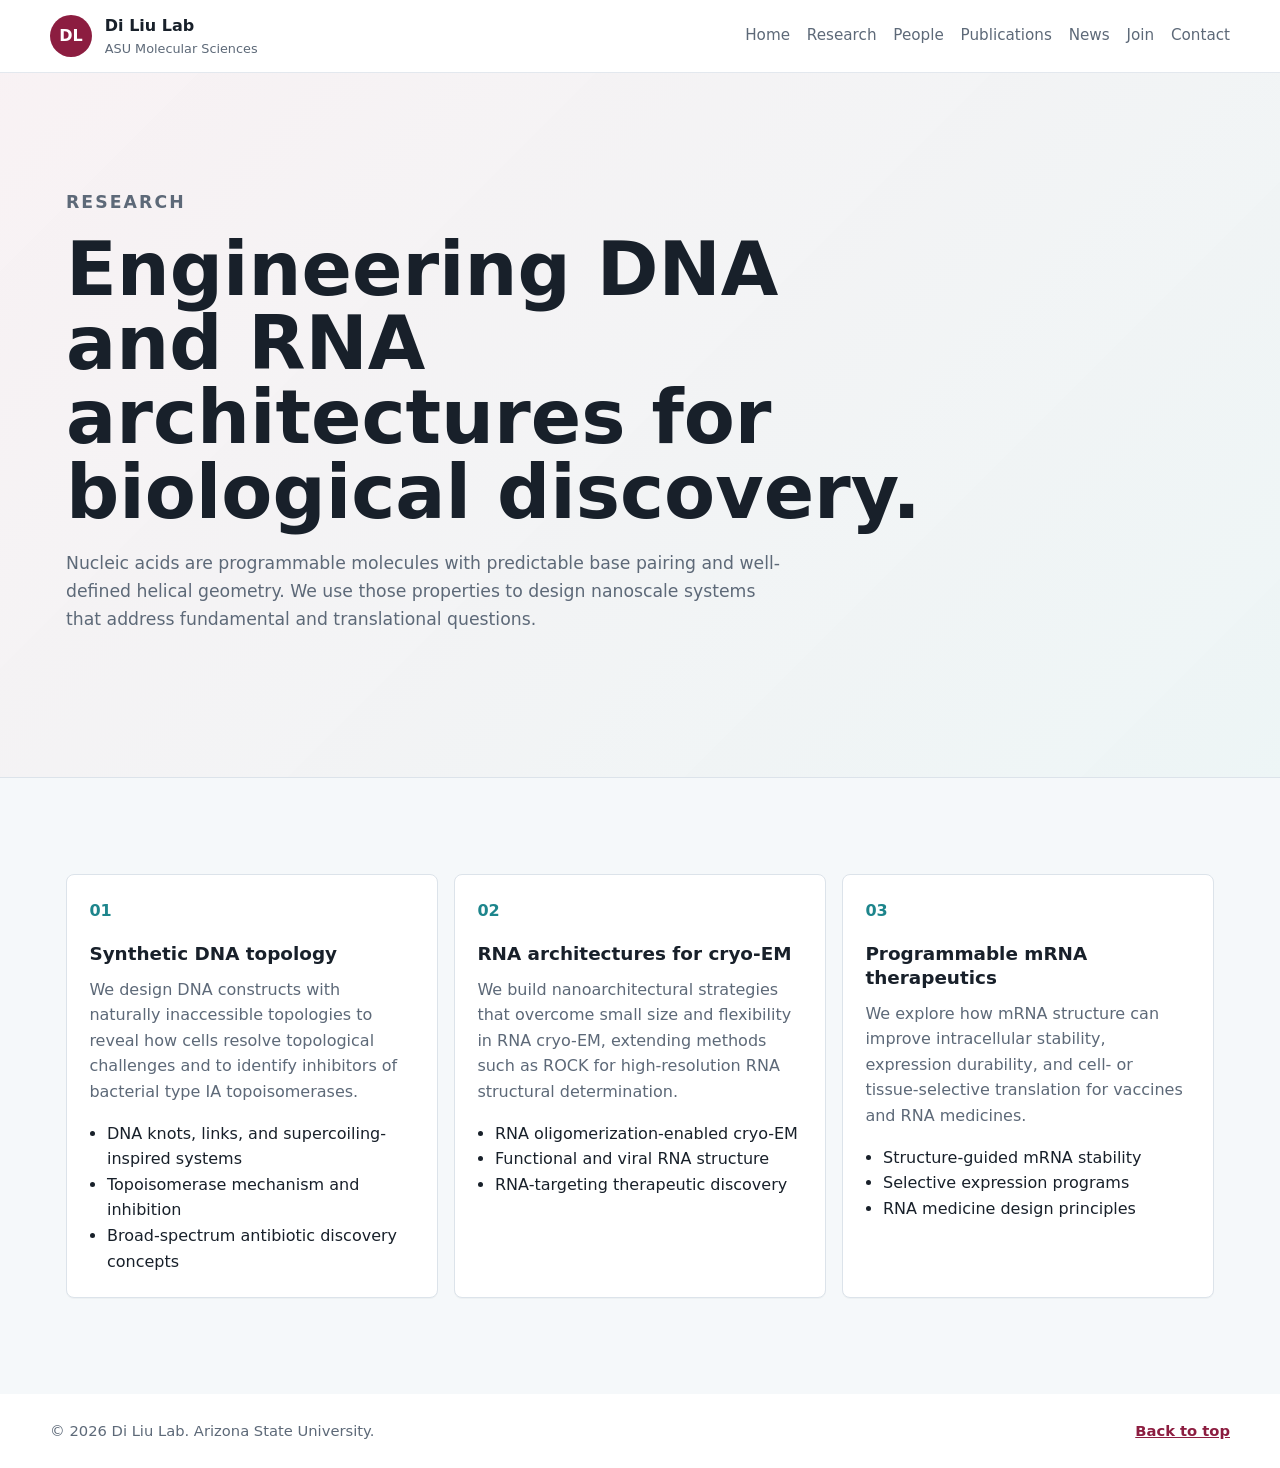
<file: research.html>
<!doctype html>
<html lang="en">
  <head>
    <meta charset="utf-8">
    <meta name="viewport" content="width=device-width, initial-scale=1">
    <title>Research | Di Liu Lab</title>
    <meta name="description" content="Research directions in the Di Liu Lab: DNA topology, RNA cryo-EM, and programmable mRNA therapeutics.">
    <meta name="theme-color" content="#8c1d40">
    <link rel="icon" href="assets/favicon-v5.svg" type="image/svg+xml">
    <link rel="stylesheet" href="styles.css">
  </head>
  <body>
    <a class="skip-link" href="#main">Skip to content</a>
    <header class="site-header" data-header>
      <nav class="nav-shell" aria-label="Primary navigation">
        <a class="brand" href="index.html" aria-label="Di Liu Lab home">
          <span class="brand-mark" aria-hidden="true">DL</span>
          <span><strong>Di Liu Lab</strong><small>ASU Molecular Sciences</small></span>
        </a>
        <button class="nav-toggle" type="button" aria-expanded="false" aria-controls="site-nav">
          <span class="sr-only">Toggle navigation</span><span></span><span></span><span></span>
        </button>
        <div class="nav-links" id="site-nav">
          <a href="index.html">Home</a>
          <a href="research.html">Research</a>
          <a href="people.html">People</a>
          <a href="publications.html">Publications</a>
          <a href="news.html">News</a>
          <a href="opportunities.html">Join</a>
          <a href="contact.html">Contact</a>
        </div>
      </nav>
    </header>
    <main id="main">
      <section class="page-hero section-pad" id="top">
        <div class="section-heading compact-heading">
          <p class="eyebrow">Research</p>
          <h1>Engineering DNA and RNA architectures for biological discovery.</h1>
          <p>
            Nucleic acids are programmable molecules with predictable base pairing
            and well-defined helical geometry. We use those properties to design
            nanoscale systems that address fundamental and translational questions.
          </p>
        </div>
      </section>
      <section class="section section-pad tinted">
        <div class="research-grid">
          <article class="research-card">
            <span class="card-index">01</span>
            <h3>Synthetic DNA topology</h3>
            <p>
              We design DNA constructs with naturally inaccessible topologies to
              reveal how cells resolve topological challenges and to identify
              inhibitors of bacterial type IA topoisomerases.
            </p>
            <ul>
              <li>DNA knots, links, and supercoiling-inspired systems</li>
              <li>Topoisomerase mechanism and inhibition</li>
              <li>Broad-spectrum antibiotic discovery concepts</li>
            </ul>
          </article>
          <article class="research-card">
            <span class="card-index">02</span>
            <h3>RNA architectures for cryo-EM</h3>
            <p>
              We build nanoarchitectural strategies that overcome small size and
              flexibility in RNA cryo-EM, extending methods such as ROCK for
              high-resolution RNA structural determination.
            </p>
            <ul>
              <li>RNA oligomerization-enabled cryo-EM</li>
              <li>Functional and viral RNA structure</li>
              <li>RNA-targeting therapeutic discovery</li>
            </ul>
          </article>
          <article class="research-card">
            <span class="card-index">03</span>
            <h3>Programmable mRNA therapeutics</h3>
            <p>
              We explore how mRNA structure can improve intracellular stability,
              expression durability, and cell- or tissue-selective translation for
              vaccines and RNA medicines.
            </p>
            <ul>
              <li>Structure-guided mRNA stability</li>
              <li>Selective expression programs</li>
              <li>RNA medicine design principles</li>
            </ul>
          </article>
        </div>
      </section>
    </main>
    <footer class="site-footer">
      <p>&copy; <span data-year></span> Di Liu Lab. Arizona State University.</p>
      <a href="#top">Back to top</a>
    </footer>
    <script src="script.js"></script>
  </body>
</html>
</file>
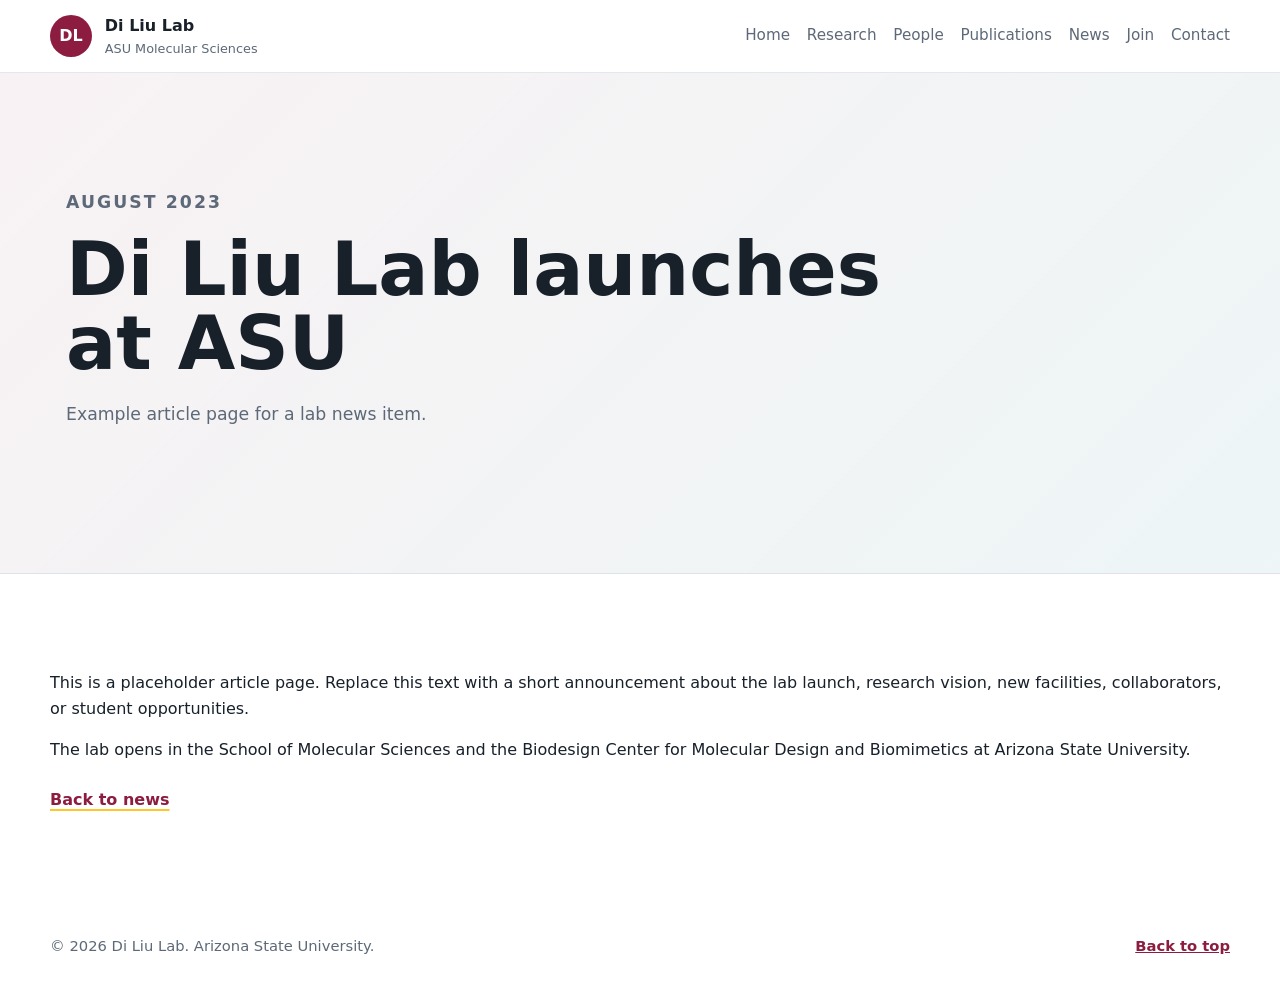
<file: news/20230801-lab-launch.html>
<!doctype html>
<html lang="en">
  <head>
    <meta charset="utf-8">
    <meta name="viewport" content="width=device-width, initial-scale=1">
    <title>Di Liu Lab Launches at ASU | Di Liu Lab</title>
    <meta name="description" content="Example news detail page for the Di Liu Lab launch.">
    <meta name="theme-color" content="#8c1d40">
    <link rel="icon" href="../assets/favicon-v5.svg" type="image/svg+xml">
    <link rel="stylesheet" href="../styles.css">
  </head>
  <body>
    <a class="skip-link" href="#main">Skip to content</a>
    <header class="site-header" data-header>
      <nav class="nav-shell" aria-label="Primary navigation">
        <a class="brand" href="../index.html" aria-label="Di Liu Lab home">
          <span class="brand-mark" aria-hidden="true">DL</span>
          <span><strong>Di Liu Lab</strong><small>ASU Molecular Sciences</small></span>
        </a>
        <button class="nav-toggle" type="button" aria-expanded="false" aria-controls="site-nav">
          <span class="sr-only">Toggle navigation</span><span></span><span></span><span></span>
        </button>
        <div class="nav-links" id="site-nav">
          <a href="../index.html">Home</a>
          <a href="../research.html">Research</a>
          <a href="../people.html">People</a>
          <a href="../publications.html">Publications</a>
          <a href="../news.html">News</a>
          <a href="../opportunities.html">Join</a>
          <a href="../contact.html">Contact</a>
        </div>
      </nav>
    </header>
    <main id="main">
      <section class="page-hero section-pad" id="top">
        <div class="section-heading compact-heading">
          <p class="eyebrow">August 2023</p>
          <h1>Di Liu Lab launches at ASU</h1>
          <p>Example article page for a lab news item.</p>
        </div>
      </section>
      <section class="section section-pad">
        <div class="detail-shell">
          <article class="detail-card">
            <p>
              This is a placeholder article page. Replace this text with a
              short announcement about the lab launch, research vision, new
              facilities, collaborators, or student opportunities.
            </p>
            <p>
              The lab opens in the School of Molecular Sciences and the
              Biodesign Center for Molecular Design and Biomimetics at Arizona
              State University.
            </p>
            <div class="profile-links roomy-links">
              <a href="../news.html">Back to news</a>
            </div>
          </article>
        </div>
      </section>
    </main>
    <footer class="site-footer">
      <p>&copy; <span data-year></span> Di Liu Lab. Arizona State University.</p>
      <a href="#top">Back to top</a>
    </footer>
    <script src="../script.js"></script>
  </body>
</html>
</file>
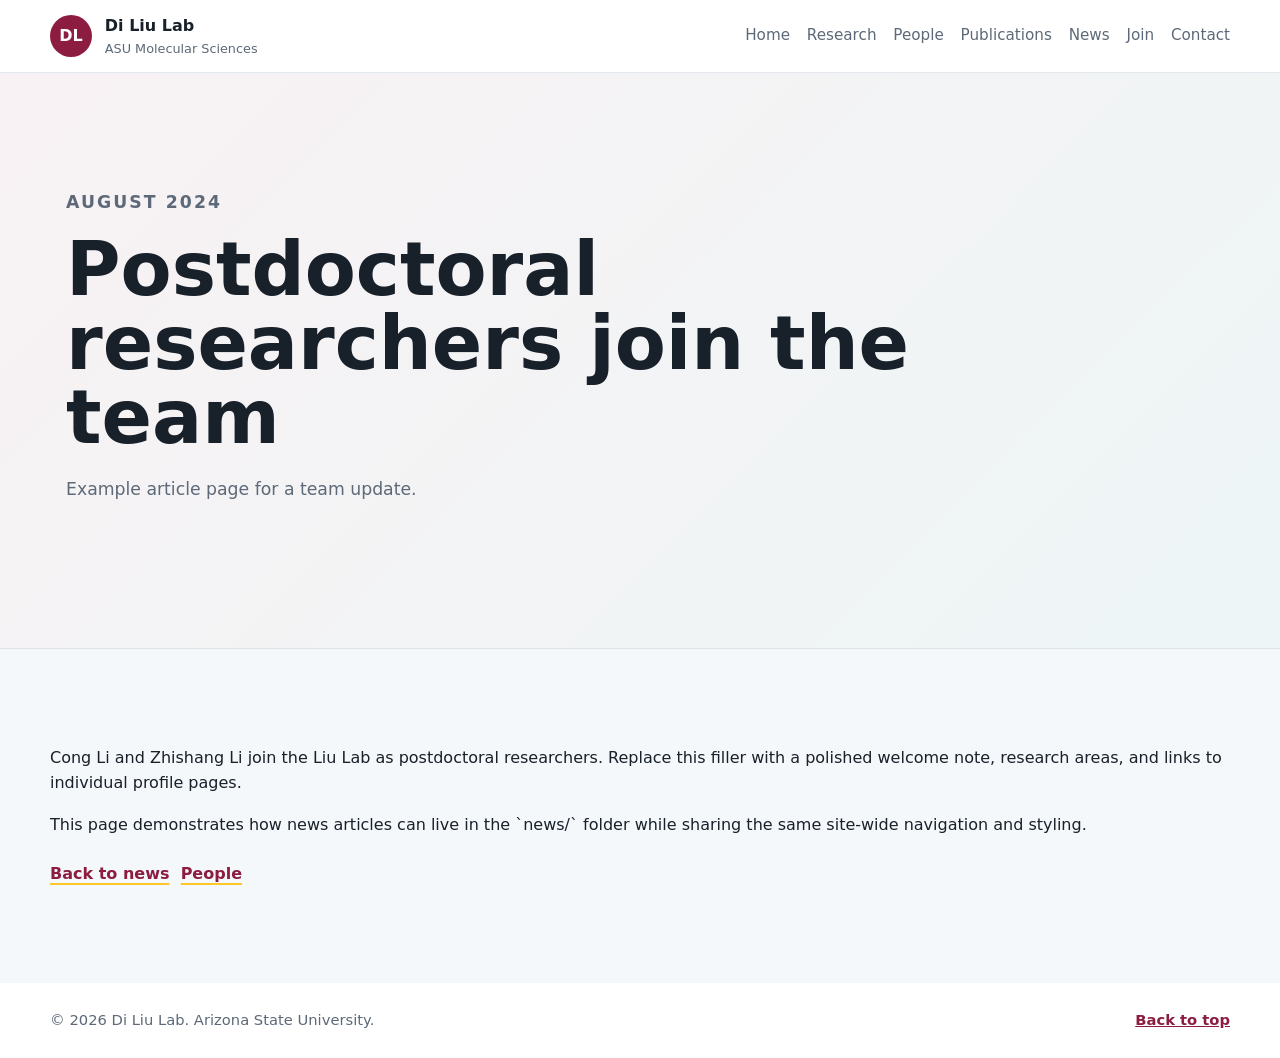
<file: news/20240801-postdocs-join.html>
<!doctype html>
<html lang="en">
  <head>
    <meta charset="utf-8">
    <meta name="viewport" content="width=device-width, initial-scale=1">
    <title>Postdoctoral Researchers Join the Team | Di Liu Lab</title>
    <meta name="description" content="Example news detail page for postdoctoral researcher arrivals in the Di Liu Lab.">
    <meta name="theme-color" content="#8c1d40">
    <link rel="icon" href="../assets/favicon-v5.svg" type="image/svg+xml">
    <link rel="stylesheet" href="../styles.css">
  </head>
  <body>
    <a class="skip-link" href="#main">Skip to content</a>
    <header class="site-header" data-header>
      <nav class="nav-shell" aria-label="Primary navigation">
        <a class="brand" href="../index.html" aria-label="Di Liu Lab home">
          <span class="brand-mark" aria-hidden="true">DL</span>
          <span><strong>Di Liu Lab</strong><small>ASU Molecular Sciences</small></span>
        </a>
        <button class="nav-toggle" type="button" aria-expanded="false" aria-controls="site-nav">
          <span class="sr-only">Toggle navigation</span><span></span><span></span><span></span>
        </button>
        <div class="nav-links" id="site-nav">
          <a href="../index.html">Home</a>
          <a href="../research.html">Research</a>
          <a href="../people.html">People</a>
          <a href="../publications.html">Publications</a>
          <a href="../news.html">News</a>
          <a href="../opportunities.html">Join</a>
          <a href="../contact.html">Contact</a>
        </div>
      </nav>
    </header>
    <main id="main">
      <section class="page-hero section-pad" id="top">
        <div class="section-heading compact-heading">
          <p class="eyebrow">August 2024</p>
          <h1>Postdoctoral researchers join the team</h1>
          <p>Example article page for a team update.</p>
        </div>
      </section>
      <section class="section section-pad tinted">
        <div class="detail-shell">
          <article class="detail-card">
            <p>
              Cong Li and Zhishang Li join the Liu Lab as postdoctoral
              researchers. Replace this filler with a polished welcome note,
              research areas, and links to individual profile pages.
            </p>
            <p>
              This page demonstrates how news articles can live in the `news/`
              folder while sharing the same site-wide navigation and styling.
            </p>
            <div class="profile-links roomy-links">
              <a href="../news.html">Back to news</a>
              <a href="../people.html">People</a>
            </div>
          </article>
        </div>
      </section>
    </main>
    <footer class="site-footer">
      <p>&copy; <span data-year></span> Di Liu Lab. Arizona State University.</p>
      <a href="#top">Back to top</a>
    </footer>
    <script src="../script.js"></script>
  </body>
</html>
</file>
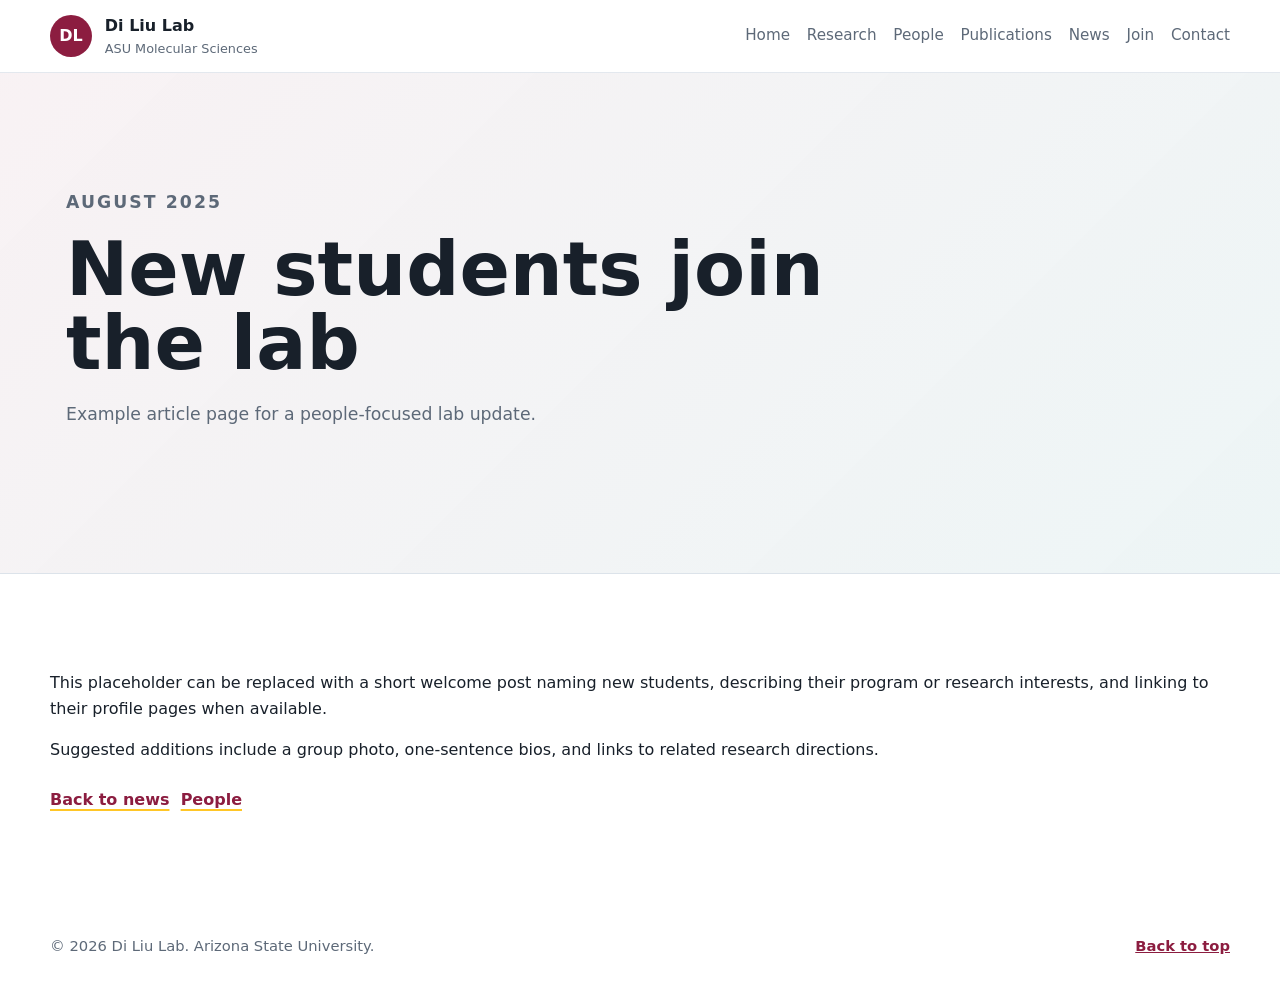
<file: news/20250801-new-students.html>
<!doctype html>
<html lang="en">
  <head>
    <meta charset="utf-8">
    <meta name="viewport" content="width=device-width, initial-scale=1">
    <title>New Students Join the Lab | Di Liu Lab</title>
    <meta name="description" content="Example news detail page for new student arrivals in the Di Liu Lab.">
    <meta name="theme-color" content="#8c1d40">
    <link rel="icon" href="../assets/favicon-v5.svg" type="image/svg+xml">
    <link rel="stylesheet" href="../styles.css">
  </head>
  <body>
    <a class="skip-link" href="#main">Skip to content</a>
    <header class="site-header" data-header>
      <nav class="nav-shell" aria-label="Primary navigation">
        <a class="brand" href="../index.html" aria-label="Di Liu Lab home">
          <span class="brand-mark" aria-hidden="true">DL</span>
          <span><strong>Di Liu Lab</strong><small>ASU Molecular Sciences</small></span>
        </a>
        <button class="nav-toggle" type="button" aria-expanded="false" aria-controls="site-nav">
          <span class="sr-only">Toggle navigation</span><span></span><span></span><span></span>
        </button>
        <div class="nav-links" id="site-nav">
          <a href="../index.html">Home</a>
          <a href="../research.html">Research</a>
          <a href="../people.html">People</a>
          <a href="../publications.html">Publications</a>
          <a href="../news.html">News</a>
          <a href="../opportunities.html">Join</a>
          <a href="../contact.html">Contact</a>
        </div>
      </nav>
    </header>
    <main id="main">
      <section class="page-hero section-pad" id="top">
        <div class="section-heading compact-heading">
          <p class="eyebrow">August 2025</p>
          <h1>New students join the lab</h1>
          <p>Example article page for a people-focused lab update.</p>
        </div>
      </section>
      <section class="section section-pad">
        <div class="detail-shell">
          <article class="detail-card">
            <p>
              This placeholder can be replaced with a short welcome post naming
              new students, describing their program or research interests, and
              linking to their profile pages when available.
            </p>
            <p>
              Suggested additions include a group photo, one-sentence bios, and
              links to related research directions.
            </p>
            <div class="profile-links roomy-links">
              <a href="../news.html">Back to news</a>
              <a href="../people.html">People</a>
            </div>
          </article>
        </div>
      </section>
    </main>
    <footer class="site-footer">
      <p>&copy; <span data-year></span> Di Liu Lab. Arizona State University.</p>
      <a href="#top">Back to top</a>
    </footer>
    <script src="../script.js"></script>
  </body>
</html>
</file>
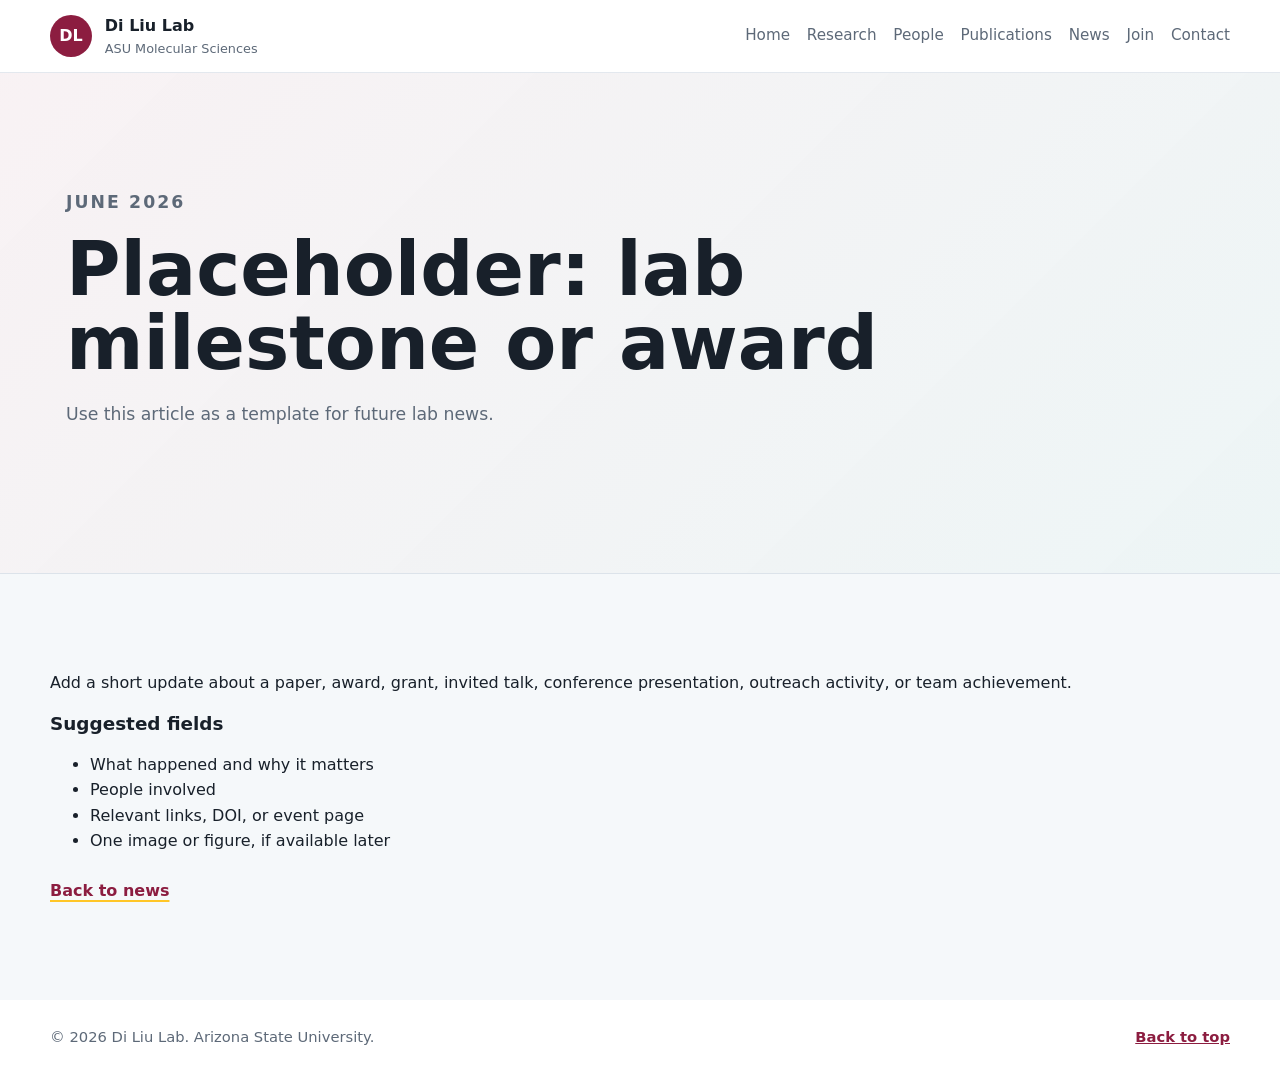
<file: news/20260601-placeholder-milestone.html>
<!doctype html>
<html lang="en">
  <head>
    <meta charset="utf-8">
    <meta name="viewport" content="width=device-width, initial-scale=1">
    <title>Placeholder Milestone | Di Liu Lab</title>
    <meta name="description" content="Reusable example news detail page for the Di Liu Lab.">
    <meta name="theme-color" content="#8c1d40">
    <link rel="icon" href="../assets/favicon-v5.svg" type="image/svg+xml">
    <link rel="stylesheet" href="../styles.css">
  </head>
  <body>
    <a class="skip-link" href="#main">Skip to content</a>
    <header class="site-header" data-header>
      <nav class="nav-shell" aria-label="Primary navigation">
        <a class="brand" href="../index.html" aria-label="Di Liu Lab home">
          <span class="brand-mark" aria-hidden="true">DL</span>
          <span><strong>Di Liu Lab</strong><small>ASU Molecular Sciences</small></span>
        </a>
        <button class="nav-toggle" type="button" aria-expanded="false" aria-controls="site-nav">
          <span class="sr-only">Toggle navigation</span><span></span><span></span><span></span>
        </button>
        <div class="nav-links" id="site-nav">
          <a href="../index.html">Home</a>
          <a href="../research.html">Research</a>
          <a href="../people.html">People</a>
          <a href="../publications.html">Publications</a>
          <a href="../news.html">News</a>
          <a href="../opportunities.html">Join</a>
          <a href="../contact.html">Contact</a>
        </div>
      </nav>
    </header>
    <main id="main">
      <section class="page-hero section-pad" id="top">
        <div class="section-heading compact-heading">
          <p class="eyebrow">June 2026</p>
          <h1>Placeholder: lab milestone or award</h1>
          <p>Use this article as a template for future lab news.</p>
        </div>
      </section>
      <section class="section section-pad tinted">
        <div class="detail-shell">
          <article class="detail-card">
            <p>
              Add a short update about a paper, award, grant, invited talk,
              conference presentation, outreach activity, or team achievement.
            </p>
            <h3>Suggested fields</h3>
            <ul>
              <li>What happened and why it matters</li>
              <li>People involved</li>
              <li>Relevant links, DOI, or event page</li>
              <li>One image or figure, if available later</li>
            </ul>
            <div class="profile-links roomy-links">
              <a href="../news.html">Back to news</a>
            </div>
          </article>
        </div>
      </section>
    </main>
    <footer class="site-footer">
      <p>&copy; <span data-year></span> Di Liu Lab. Arizona State University.</p>
      <a href="#top">Back to top</a>
    </footer>
    <script src="../script.js"></script>
  </body>
</html>
</file>
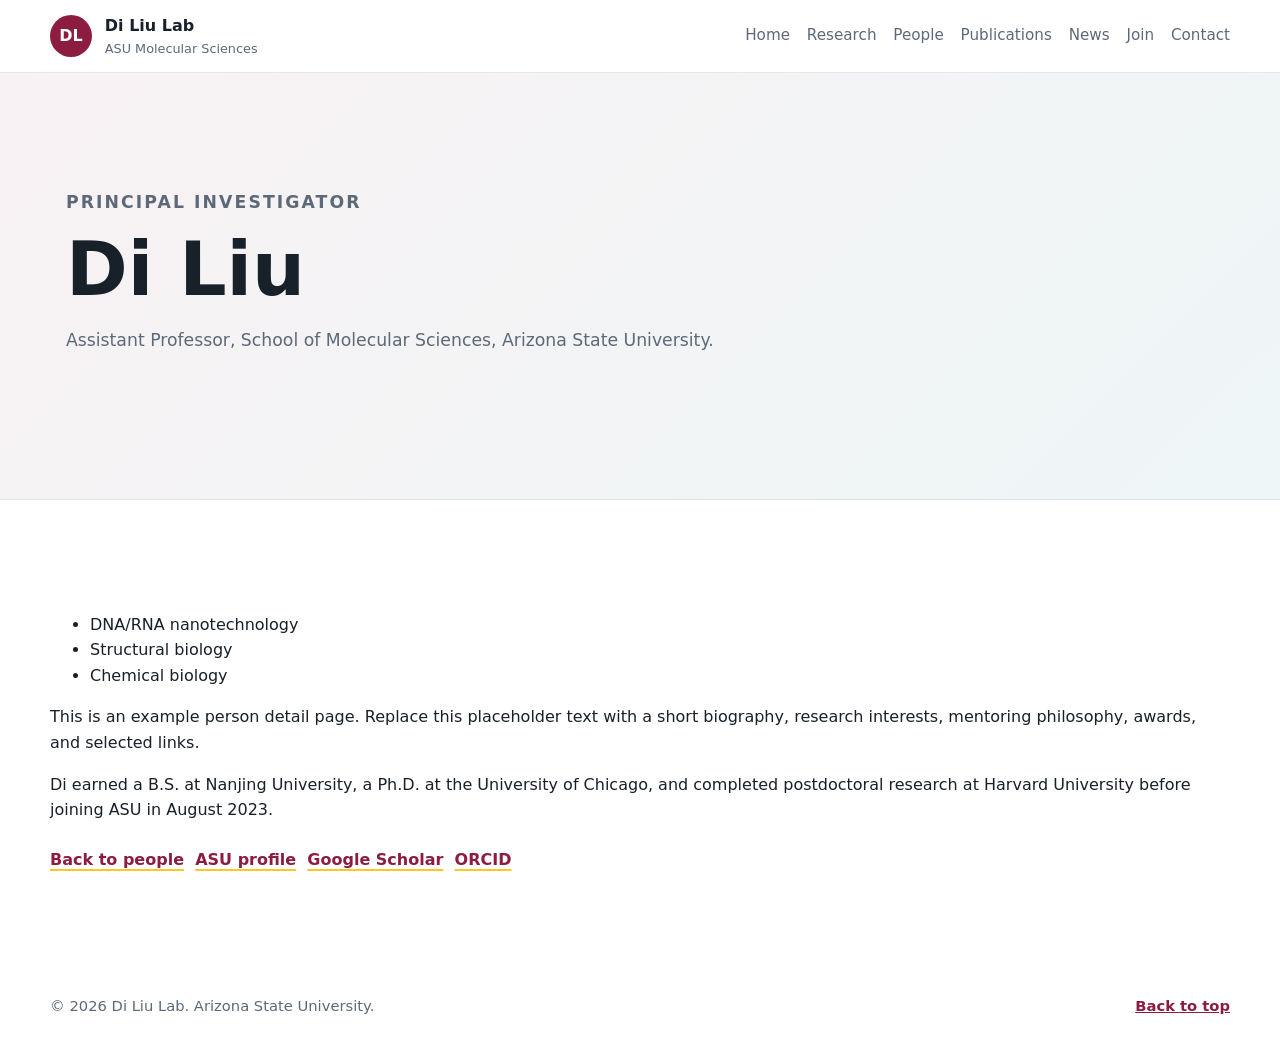
<file: people/di-liu.html>
<!doctype html>
<html lang="en">
  <head>
    <meta charset="utf-8">
    <meta name="viewport" content="width=device-width, initial-scale=1">
    <title>Di Liu | Di Liu Lab</title>
    <meta name="description" content="Example person detail page for Di Liu.">
    <meta name="theme-color" content="#8c1d40">
    <link rel="icon" href="../assets/favicon-v5.svg" type="image/svg+xml">
    <link rel="stylesheet" href="../styles.css">
  </head>
  <body>
    <a class="skip-link" href="#main">Skip to content</a>
    <header class="site-header" data-header>
      <nav class="nav-shell" aria-label="Primary navigation">
        <a class="brand" href="../index.html" aria-label="Di Liu Lab home">
          <span class="brand-mark" aria-hidden="true">DL</span>
          <span><strong>Di Liu Lab</strong><small>ASU Molecular Sciences</small></span>
        </a>
        <button class="nav-toggle" type="button" aria-expanded="false" aria-controls="site-nav">
          <span class="sr-only">Toggle navigation</span><span></span><span></span><span></span>
        </button>
        <div class="nav-links" id="site-nav">
          <a href="../index.html">Home</a>
          <a href="../research.html">Research</a>
          <a href="../people.html">People</a>
          <a href="../publications.html">Publications</a>
          <a href="../news.html">News</a>
          <a href="../opportunities.html">Join</a>
          <a href="../contact.html">Contact</a>
        </div>
      </nav>
    </header>
    <main id="main">
      <section class="page-hero section-pad" id="top">
        <div class="section-heading compact-heading">
          <p class="eyebrow">Principal investigator</p>
          <h1>Di Liu</h1>
          <p>Assistant Professor, School of Molecular Sciences, Arizona State University.</p>
        </div>
      </section>
      <section class="section section-pad">
        <div class="detail-shell">
          <article class="detail-card">
            <ul class="detail-meta">
              <li>DNA/RNA nanotechnology</li>
              <li>Structural biology</li>
              <li>Chemical biology</li>
            </ul>
            <p>
              This is an example person detail page. Replace this placeholder
              text with a short biography, research interests, mentoring
              philosophy, awards, and selected links.
            </p>
            <p>
              Di earned a B.S. at Nanjing University, a Ph.D. at the University
              of Chicago, and completed postdoctoral research at Harvard
              University before joining ASU in August 2023.
            </p>
            <div class="profile-links roomy-links">
              <a href="../people.html">Back to people</a>
              <a href="https://search.asu.edu/profile/4845837">ASU profile</a>
              <a href="https://scholar.google.com/citations?hl=en&user=jh1ypxQAAAAJ&view_op=list_works">Google Scholar</a>
              <a href="https://orcid.org/0000-0002-0708-7466">ORCID</a>
            </div>
          </article>
        </div>
      </section>
    </main>
    <footer class="site-footer">
      <p>&copy; <span data-year></span> Di Liu Lab. Arizona State University.</p>
      <a href="#top">Back to top</a>
    </footer>
    <script src="../script.js"></script>
  </body>
</html>
</file>
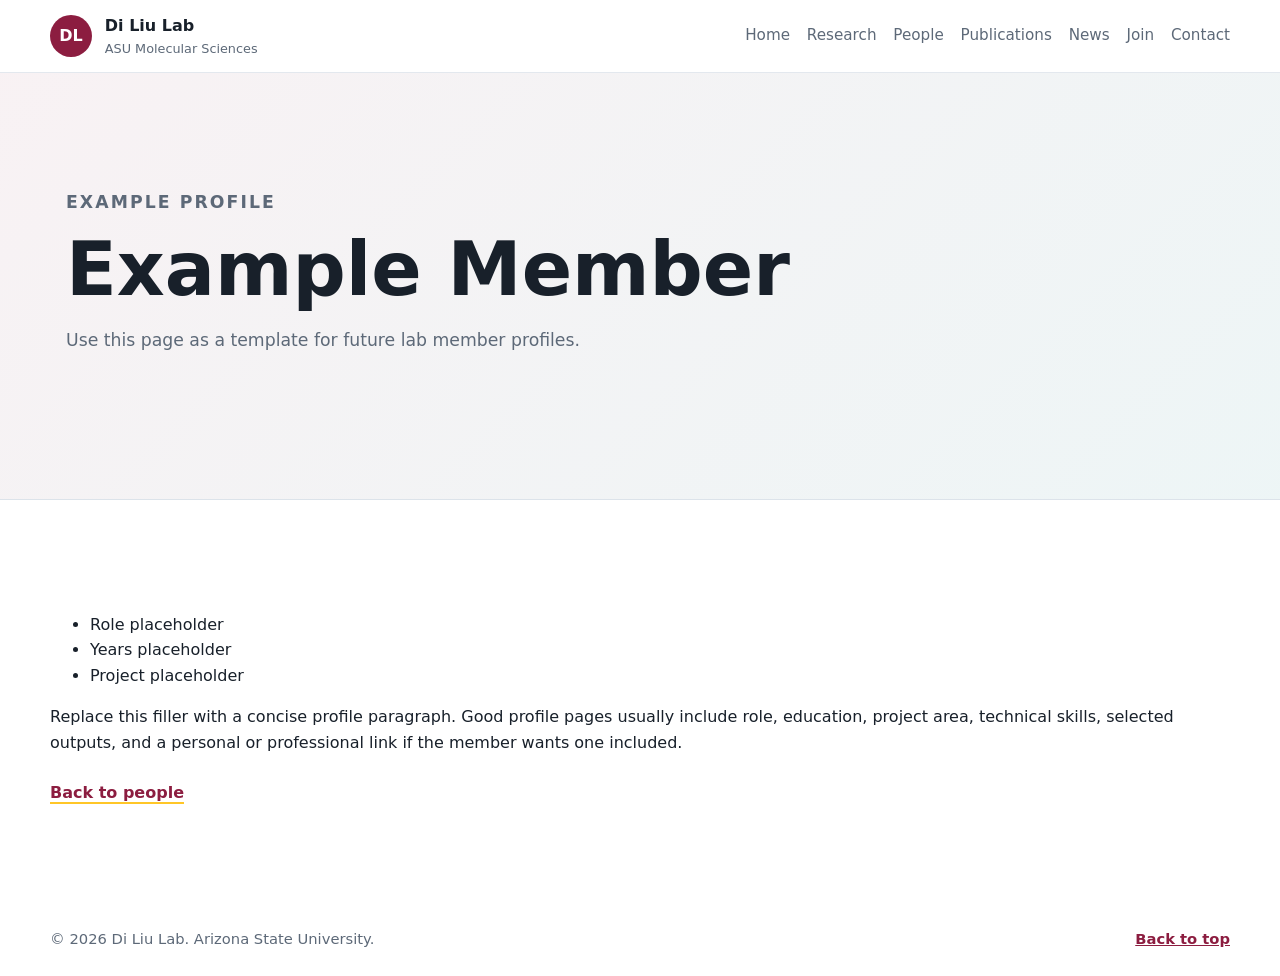
<file: people/example-member.html>
<!doctype html>
<html lang="en">
  <head>
    <meta charset="utf-8">
    <meta name="viewport" content="width=device-width, initial-scale=1">
    <title>Example Member | Di Liu Lab</title>
    <meta name="description" content="Reusable example person detail page for the Di Liu Lab.">
    <meta name="theme-color" content="#8c1d40">
    <link rel="icon" href="../assets/favicon-v5.svg" type="image/svg+xml">
    <link rel="stylesheet" href="../styles.css">
  </head>
  <body>
    <a class="skip-link" href="#main">Skip to content</a>
    <header class="site-header" data-header>
      <nav class="nav-shell" aria-label="Primary navigation">
        <a class="brand" href="../index.html" aria-label="Di Liu Lab home">
          <span class="brand-mark" aria-hidden="true">DL</span>
          <span><strong>Di Liu Lab</strong><small>ASU Molecular Sciences</small></span>
        </a>
        <button class="nav-toggle" type="button" aria-expanded="false" aria-controls="site-nav">
          <span class="sr-only">Toggle navigation</span><span></span><span></span><span></span>
        </button>
        <div class="nav-links" id="site-nav">
          <a href="../index.html">Home</a>
          <a href="../research.html">Research</a>
          <a href="../people.html">People</a>
          <a href="../publications.html">Publications</a>
          <a href="../news.html">News</a>
          <a href="../opportunities.html">Join</a>
          <a href="../contact.html">Contact</a>
        </div>
      </nav>
    </header>
    <main id="main">
      <section class="page-hero section-pad" id="top">
        <div class="section-heading compact-heading">
          <p class="eyebrow">Example profile</p>
          <h1>Example Member</h1>
          <p>Use this page as a template for future lab member profiles.</p>
        </div>
      </section>
      <section class="section section-pad">
        <div class="detail-shell">
          <article class="detail-card">
            <ul class="detail-meta">
              <li>Role placeholder</li>
              <li>Years placeholder</li>
              <li>Project placeholder</li>
            </ul>
            <p>
              Replace this filler with a concise profile paragraph. Good
              profile pages usually include role, education, project area,
              technical skills, selected outputs, and a personal or professional
              link if the member wants one included.
            </p>
            <div class="profile-links roomy-links">
              <a href="../people.html">Back to people</a>
            </div>
          </article>
        </div>
      </section>
    </main>
    <footer class="site-footer">
      <p>&copy; <span data-year></span> Di Liu Lab. Arizona State University.</p>
      <a href="#top">Back to top</a>
    </footer>
    <script src="../script.js"></script>
  </body>
</html>
</file>
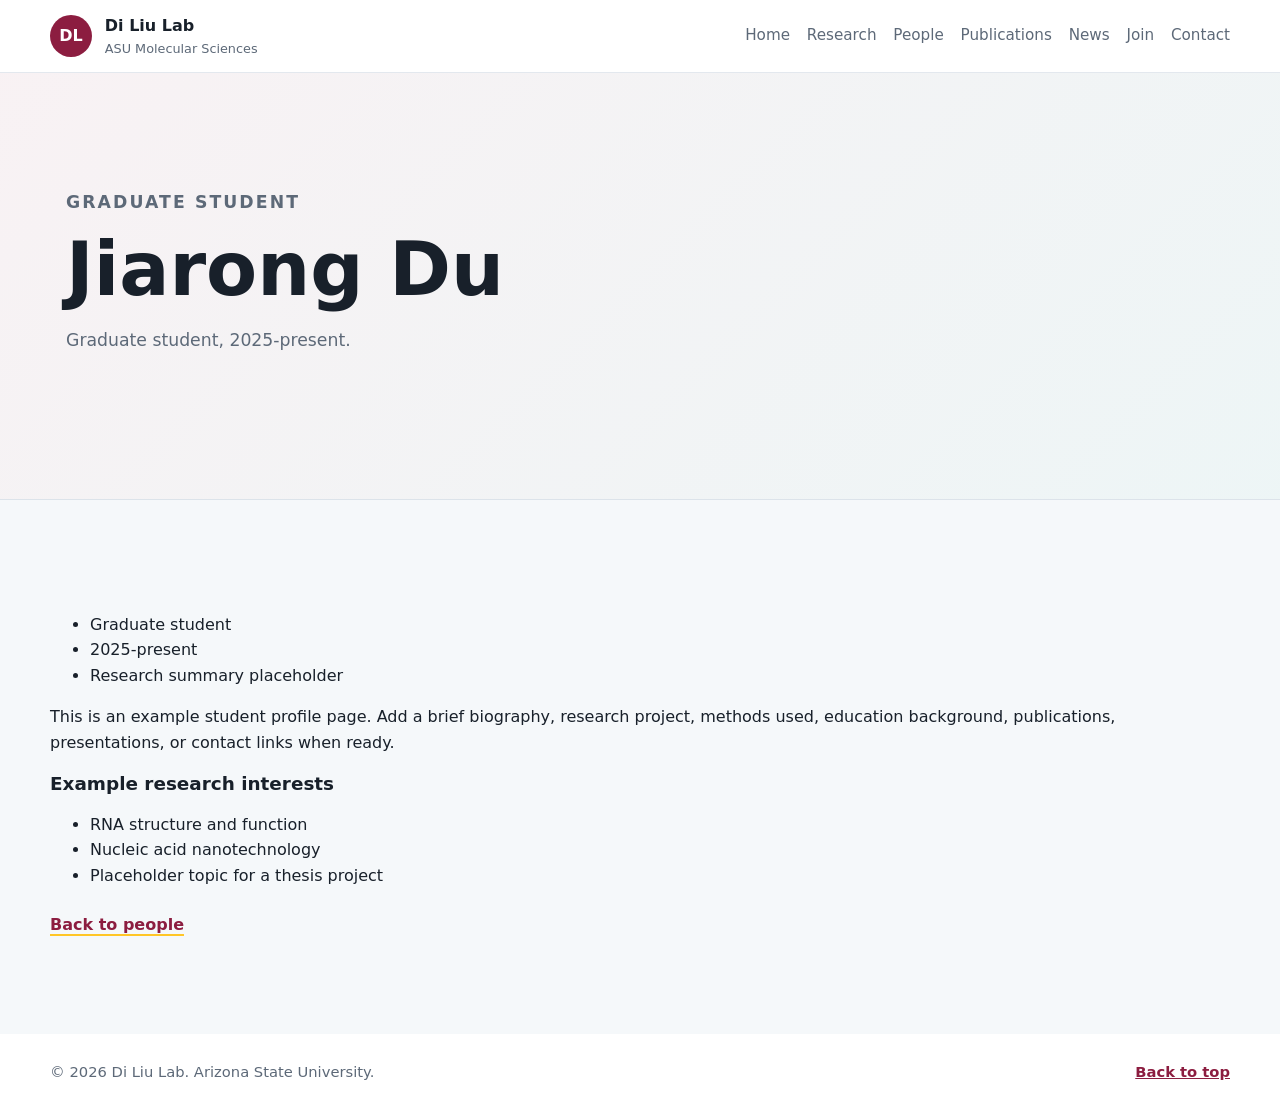
<file: people/jiarong-du.html>
<!doctype html>
<html lang="en">
  <head>
    <meta charset="utf-8">
    <meta name="viewport" content="width=device-width, initial-scale=1">
    <title>Jiarong Du | Di Liu Lab</title>
    <meta name="description" content="Example graduate student detail page for the Di Liu Lab.">
    <meta name="theme-color" content="#8c1d40">
    <link rel="icon" href="../assets/favicon-v5.svg" type="image/svg+xml">
    <link rel="stylesheet" href="../styles.css">
  </head>
  <body>
    <a class="skip-link" href="#main">Skip to content</a>
    <header class="site-header" data-header>
      <nav class="nav-shell" aria-label="Primary navigation">
        <a class="brand" href="../index.html" aria-label="Di Liu Lab home">
          <span class="brand-mark" aria-hidden="true">DL</span>
          <span><strong>Di Liu Lab</strong><small>ASU Molecular Sciences</small></span>
        </a>
        <button class="nav-toggle" type="button" aria-expanded="false" aria-controls="site-nav">
          <span class="sr-only">Toggle navigation</span><span></span><span></span><span></span>
        </button>
        <div class="nav-links" id="site-nav">
          <a href="../index.html">Home</a>
          <a href="../research.html">Research</a>
          <a href="../people.html">People</a>
          <a href="../publications.html">Publications</a>
          <a href="../news.html">News</a>
          <a href="../opportunities.html">Join</a>
          <a href="../contact.html">Contact</a>
        </div>
      </nav>
    </header>
    <main id="main">
      <section class="page-hero section-pad" id="top">
        <div class="section-heading compact-heading">
          <p class="eyebrow">Graduate student</p>
          <h1>Jiarong Du</h1>
          <p>Graduate student, 2025-present.</p>
        </div>
      </section>
      <section class="section section-pad tinted">
        <div class="detail-shell">
          <article class="detail-card">
            <ul class="detail-meta">
              <li>Graduate student</li>
              <li>2025-present</li>
              <li>Research summary placeholder</li>
            </ul>
            <p>
              This is an example student profile page. Add a brief biography,
              research project, methods used, education background, publications,
              presentations, or contact links when ready.
            </p>
            <h3>Example research interests</h3>
            <ul>
              <li>RNA structure and function</li>
              <li>Nucleic acid nanotechnology</li>
              <li>Placeholder topic for a thesis project</li>
            </ul>
            <div class="profile-links roomy-links">
              <a href="../people.html">Back to people</a>
            </div>
          </article>
        </div>
      </section>
    </main>
    <footer class="site-footer">
      <p>&copy; <span data-year></span> Di Liu Lab. Arizona State University.</p>
      <a href="#top">Back to top</a>
    </footer>
    <script src="../script.js"></script>
  </body>
</html>
</file>
<file: styles.css>
:root {
  --asu-maroon: #8c1d40;
  --asu-gold: #ffc627;
  --ink: #18202a;
  --muted: #5d6978;
  --line: #dce3ea;
  --paper: #ffffff;
  --soft: #f5f8fa;
  --soft-alt: #eef6f5;
  --teal: #1d858c;
  --blue: #486a91;
  --shadow: 0 18px 50px rgba(24, 32, 42, 0.1);
  --radius: 8px;
  --max: 1180px;
  font-family: Inter, ui-sans-serif, system-ui, -apple-system, BlinkMacSystemFont, "Segoe UI", sans-serif;
}

* {
  box-sizing: border-box;
}

html {
  scroll-behavior: smooth;
}

body {
  margin: 0;
  color: var(--ink);
  background: var(--paper);
  line-height: 1.6;
}

img {
  display: block;
  max-width: 100%;
}

a {
  color: inherit;
}

.skip-link {
  position: absolute;
  left: 1rem;
  top: 1rem;
  z-index: 10;
  transform: translateY(-180%);
  padding: 0.75rem 1rem;
  background: var(--ink);
  color: #fff;
  border-radius: var(--radius);
}

.skip-link:focus {
  transform: translateY(0);
}

.sr-only {
  position: absolute;
  width: 1px;
  height: 1px;
  padding: 0;
  margin: -1px;
  overflow: hidden;
  clip: rect(0, 0, 0, 0);
  white-space: nowrap;
  border: 0;
}

.site-header {
  position: sticky;
  top: 0;
  z-index: 20;
  background: rgba(255, 255, 255, 0.92);
  border-bottom: 1px solid rgba(220, 227, 234, 0.8);
  backdrop-filter: blur(18px);
}

.nav-shell {
  width: min(var(--max), calc(100% - 2rem));
  min-height: 72px;
  margin: 0 auto;
  display: flex;
  align-items: center;
  justify-content: space-between;
  gap: 1.5rem;
}

.brand {
  display: inline-flex;
  align-items: center;
  gap: 0.8rem;
  text-decoration: none;
}

.brand-mark {
  display: grid;
  place-items: center;
  width: 42px;
  height: 42px;
  color: #fff;
  background: var(--asu-maroon);
  border-radius: 50%;
  font-weight: 800;
  letter-spacing: 0;
}

.brand strong,
.brand small {
  display: block;
}

.brand strong {
  font-size: 1rem;
}

.brand small {
  color: var(--muted);
  font-size: 0.8rem;
}

.nav-links {
  display: flex;
  align-items: center;
  gap: 1.05rem;
  color: var(--muted);
  font-size: 0.95rem;
}

.nav-links a {
  text-decoration: none;
  border-bottom: 2px solid transparent;
  padding: 0.35rem 0;
}

.nav-links a:hover,
.nav-links a.is-active {
  color: var(--asu-maroon);
  border-color: var(--asu-gold);
}

.nav-toggle {
  display: none;
  width: 42px;
  height: 42px;
  border: 1px solid var(--line);
  border-radius: var(--radius);
  background: #fff;
}

.nav-toggle span:not(.sr-only) {
  display: block;
  width: 18px;
  height: 2px;
  margin: 4px auto;
  background: var(--ink);
}

.section-pad {
  padding: 6rem max(1rem, calc((100vw - var(--max)) / 2));
}

.hero {
  position: relative;
  min-height: calc(100vh - 72px);
  display: flex;
  align-items: center;
  overflow: hidden;
  background: linear-gradient(90deg, #fff 0%, #fff 42%, rgba(255, 255, 255, 0.82) 60%, rgba(255, 255, 255, 0.5) 100%);
}

.home-hero {
  min-height: min(720px, calc(100vh - 72px));
}

.hero-media {
  position: absolute;
  inset: 0;
  z-index: 0;
}

.hero-media::after {
  content: "";
  position: absolute;
  inset: 0;
  background:
    linear-gradient(90deg, rgba(255, 255, 255, 0.98) 0%, rgba(255, 255, 255, 0.9) 38%, rgba(255, 255, 255, 0.35) 72%),
    linear-gradient(180deg, rgba(255, 255, 255, 0.3), rgba(245, 248, 250, 0.92));
}

.hero-media img {
  width: 100%;
  height: 100%;
  object-fit: cover;
  object-position: center right;
}

.hero-content {
  position: relative;
  z-index: 1;
  width: min(700px, 100%);
}

.eyebrow {
  margin: 0 0 1rem;
  color: var(--asu-maroon);
  font-size: 0.78rem;
  font-weight: 800;
  letter-spacing: 0.12em;
  text-transform: uppercase;
}

h1,
h2,
h3,
p {
  margin-top: 0;
}

h1 {
  max-width: 680px;
  margin-bottom: 1.25rem;
  font-size: clamp(2.8rem, 7vw, 5.15rem);
  line-height: 1;
  letter-spacing: 0;
}

h2 {
  max-width: 760px;
  margin-bottom: 0;
  font-size: clamp(2rem, 5vw, 3.2rem);
  line-height: 1.08;
  letter-spacing: 0;
}

h3 {
  margin-bottom: 0.65rem;
  font-size: 1.15rem;
  line-height: 1.3;
}

.hero-copy {
  max-width: 600px;
  color: var(--muted);
  font-size: 1.18rem;
}

.page-hero {
  background:
    linear-gradient(135deg, rgba(140, 29, 64, 0.06), rgba(29, 133, 140, 0.08)),
    var(--paper);
  border-bottom: 1px solid var(--line);
}

.page-hero h1 {
  max-width: 860px;
  font-size: clamp(2.5rem, 6vw, 4.65rem);
}

.compact-heading p {
  max-width: 720px;
  margin-top: 1.25rem;
  color: var(--muted);
  font-size: 1.08rem;
}

.hero-actions {
  display: flex;
  flex-wrap: wrap;
  gap: 0.8rem;
  margin-top: 2rem;
}

.button {
  display: inline-flex;
  align-items: center;
  justify-content: center;
  min-height: 48px;
  padding: 0.75rem 1.1rem;
  border: 1px solid var(--line);
  border-radius: var(--radius);
  text-decoration: none;
  font-weight: 800;
}

.button.primary {
  color: #fff;
  background: var(--asu-maroon);
  border-color: var(--asu-maroon);
}

.button.secondary {
  color: var(--ink);
  background: #fff;
}

.intro-band {
  background: var(--ink);
  color: #fff;
}

.intro-grid {
  width: min(var(--max), calc(100% - 2rem));
  margin: 0 auto;
  display: grid;
  grid-template-columns: repeat(4, 1fr);
  gap: 1px;
  background: rgba(255, 255, 255, 0.16);
}

.intro-grid div {
  min-height: 150px;
  padding: 1.4rem;
  background: var(--ink);
}

.metric {
  display: block;
  margin-bottom: 0.8rem;
  color: var(--asu-gold);
  font-size: 2rem;
  font-weight: 900;
}

.intro-grid p {
  margin: 0;
  color: rgba(255, 255, 255, 0.78);
}

.section {
  background: #fff;
}

.tinted {
  background: var(--soft);
}

.section-heading {
  width: min(var(--max), calc(100% - 2rem));
  margin: 0 auto 3rem;
}

.split {
  width: min(var(--max), calc(100% - 2rem));
  margin: 0 auto;
  display: grid;
  grid-template-columns: 1fr 1fr;
  gap: 3rem;
  color: var(--muted);
  font-size: 1.1rem;
}

.research-grid,
.join-grid,
.news-grid,
.link-grid {
  width: min(var(--max), calc(100% - 2rem));
  margin: 0 auto;
  display: grid;
  grid-template-columns: repeat(3, 1fr);
  gap: 1rem;
}

.link-grid {
  grid-template-columns: repeat(auto-fit, minmax(210px, 1fr));
}

.research-card,
.summary-card,
.join-grid article,
.news-grid article,
.people-groups article,
.pi-panel,
.contact-card {
  border: 1px solid var(--line);
  border-radius: var(--radius);
  background: #fff;
}

.research-card {
  padding: 1.4rem;
  box-shadow: 0 1px 0 rgba(24, 32, 42, 0.03);
}

.summary-card {
  min-height: 220px;
  padding: 1.35rem;
  color: inherit;
  text-decoration: none;
  transition: border-color 160ms ease, transform 160ms ease, box-shadow 160ms ease;
}

.summary-card:hover {
  border-color: rgba(140, 29, 64, 0.45);
  transform: translateY(-2px);
  box-shadow: var(--shadow);
}

.summary-card p {
  color: var(--muted);
}

.card-index {
  display: inline-block;
  margin-bottom: 1.2rem;
  color: var(--teal);
  font-weight: 900;
}

.research-card p,
.join-grid p,
.news-grid p,
.pi-panel p {
  color: var(--muted);
}

.research-card ul {
  padding-left: 1.1rem;
  margin-bottom: 0;
  color: var(--ink);
}

.team-layout {
  width: min(var(--max), calc(100% - 2rem));
  margin: 0 auto;
  display: grid;
  grid-template-columns: minmax(280px, 0.9fr) 1.6fr;
  gap: 1.2rem;
  align-items: start;
}

.pi-panel {
  display: grid;
  grid-template-columns: 96px 1fr;
  gap: 1.2rem;
  padding: 1.4rem;
}

.avatar-placeholder {
  display: grid;
  place-items: center;
  width: 96px;
  height: 96px;
  color: #fff;
  background:
    linear-gradient(145deg, var(--asu-maroon), #5f6f83 58%, var(--teal));
  border-radius: 50%;
  font-weight: 900;
  font-size: 1.5rem;
}

.role {
  font-weight: 700;
}

.profile-links {
  display: flex;
  flex-wrap: wrap;
  gap: 0.7rem;
}

.roomy-links {
  margin-top: 1.5rem;
}

.profile-links a,
.text-link {
  color: var(--asu-maroon);
  font-weight: 800;
  text-decoration-color: var(--asu-gold);
  text-decoration-thickness: 2px;
  text-underline-offset: 4px;
}

.people-groups {
  display: grid;
  gap: 1rem;
}

.people-groups article {
  padding: 1.2rem;
}

.people-list {
  list-style: none;
  padding: 0;
  margin: 0;
  display: grid;
  gap: 0.7rem;
}

.people-list li {
  display: grid;
  grid-template-columns: minmax(140px, 0.7fr) 1.3fr;
  gap: 1rem;
  padding-top: 0.7rem;
  border-top: 1px solid var(--line);
}

.people-list li:first-child {
  padding-top: 0;
  border-top: 0;
}

.people-list span {
  font-weight: 800;
}

.people-list small {
  color: var(--muted);
  font-size: 0.9rem;
}

.publication-list {
  width: min(var(--max), calc(100% - 2rem));
  margin: 0 auto 1.5rem;
  display: grid;
  gap: 0.85rem;
}

.publication-list article {
  display: grid;
  grid-template-columns: 92px 1fr;
  gap: 1.2rem;
  padding: 1.1rem 0;
  border-bottom: 1px solid var(--line);
}

.publication-list span {
  color: var(--teal);
  font-weight: 900;
}

.publication-list h3 {
  margin-bottom: 0.25rem;
}

.publication-list p {
  margin-bottom: 0;
  color: var(--muted);
}

.text-link {
  display: table;
  width: min(var(--max), calc(100% - 2rem));
  margin: 0 auto;
}

.news-grid article,
.join-grid article {
  padding: 1.25rem;
}

.news-list {
  width: min(900px, calc(100% - 2rem));
  margin: 0 auto;
  display: grid;
  gap: 1rem;
}

.news-list article {
  display: grid;
  grid-template-columns: 150px 1fr;
  gap: 1.4rem;
  padding: 1.25rem;
  border: 1px solid var(--line);
  border-radius: var(--radius);
  background: #fff;
}

.news-grid time,
.news-list time {
  display: inline-block;
  margin-bottom: 0.8rem;
  color: var(--blue);
  font-weight: 900;
}

.news-list h3 {
  margin-bottom: 0.35rem;
}

.news-list p {
  margin-bottom: 0;
  color: var(--muted);
}

.section-link {
  margin-top: 1.5rem;
}

.course-list {
  width: min(var(--max), calc(100% - 2rem));
  margin: 0 auto;
  display: flex;
  flex-wrap: wrap;
  gap: 0.8rem;
}

.course-list span {
  padding: 0.7rem 0.9rem;
  border: 1px solid var(--line);
  border-radius: 999px;
  background: #fff;
  color: var(--ink);
  font-weight: 700;
}

.contact-band {
  display: grid;
  grid-template-columns: minmax(280px, 1fr) minmax(280px, 520px);
  gap: 2rem;
  background: var(--ink);
  color: #fff;
}

.contact-band .eyebrow {
  color: var(--asu-gold);
}

.contact-copy p {
  color: rgba(255, 255, 255, 0.78);
}

.contact-card {
  padding: 1.35rem;
  color: var(--ink);
  box-shadow: var(--shadow);
}

.contact-card p {
  display: grid;
  grid-template-columns: 92px 1fr;
  gap: 1rem;
  margin-bottom: 1rem;
}

.contact-card p:last-child {
  margin-bottom: 0;
}

.contact-card strong {
  color: var(--asu-maroon);
}

.contact-card a {
  color: var(--teal);
  font-weight: 800;
}

.site-footer {
  width: min(var(--max), calc(100% - 2rem));
  margin: 0 auto;
  padding: 1.6rem 0;
  display: flex;
  align-items: center;
  justify-content: space-between;
  gap: 1rem;
  color: var(--muted);
  font-size: 0.92rem;
}

.site-footer p {
  margin: 0;
}

.site-footer a {
  color: var(--asu-maroon);
  font-weight: 800;
}

@media (max-width: 920px) {
  .nav-toggle {
    display: block;
  }

  .nav-links {
    position: absolute;
    left: 1rem;
    right: 1rem;
    top: 72px;
    display: none;
    flex-direction: column;
    align-items: stretch;
    gap: 0;
    padding: 0.6rem;
    background: #fff;
    border: 1px solid var(--line);
    border-radius: var(--radius);
    box-shadow: var(--shadow);
  }

  .nav-links.is-open {
    display: flex;
  }

  .nav-links a {
    padding: 0.75rem;
  }

  .hero {
    min-height: 780px;
    align-items: flex-start;
    padding-top: 5rem;
  }

  .home-hero {
    min-height: 680px;
  }

  .hero-media img {
    object-position: 58% center;
  }

  .hero-media::after {
    background:
      linear-gradient(180deg, rgba(255, 255, 255, 0.98) 0%, rgba(255, 255, 255, 0.9) 48%, rgba(255, 255, 255, 0.28) 100%),
      linear-gradient(90deg, rgba(255, 255, 255, 0.78), rgba(255, 255, 255, 0.3));
  }

  .intro-grid,
  .research-grid,
  .join-grid,
  .news-grid,
  .link-grid,
  .team-layout,
  .split,
  .contact-band {
    grid-template-columns: 1fr;
  }

  .intro-grid {
    gap: 1px;
  }

  .intro-grid div {
    min-height: auto;
  }
}

@media (max-width: 640px) {
  .section-pad {
    padding-top: 4rem;
    padding-bottom: 4rem;
  }

  .hero {
    min-height: 720px;
  }

  .home-hero {
    min-height: 620px;
  }

  h1 {
    font-size: clamp(2.45rem, 12vw, 3.55rem);
  }

  .page-hero h1 {
    font-size: clamp(2.25rem, 11vw, 3.25rem);
  }

  h2 {
    font-size: clamp(1.85rem, 9vw, 2.45rem);
  }

  .pi-panel,
  .people-list li,
  .publication-list article,
  .contact-card p,
  .news-list article {
    grid-template-columns: 1fr;
  }

  .pi-panel {
    justify-items: start;
  }

  .site-footer {
    flex-direction: column;
    align-items: flex-start;
  }
}
</file>
